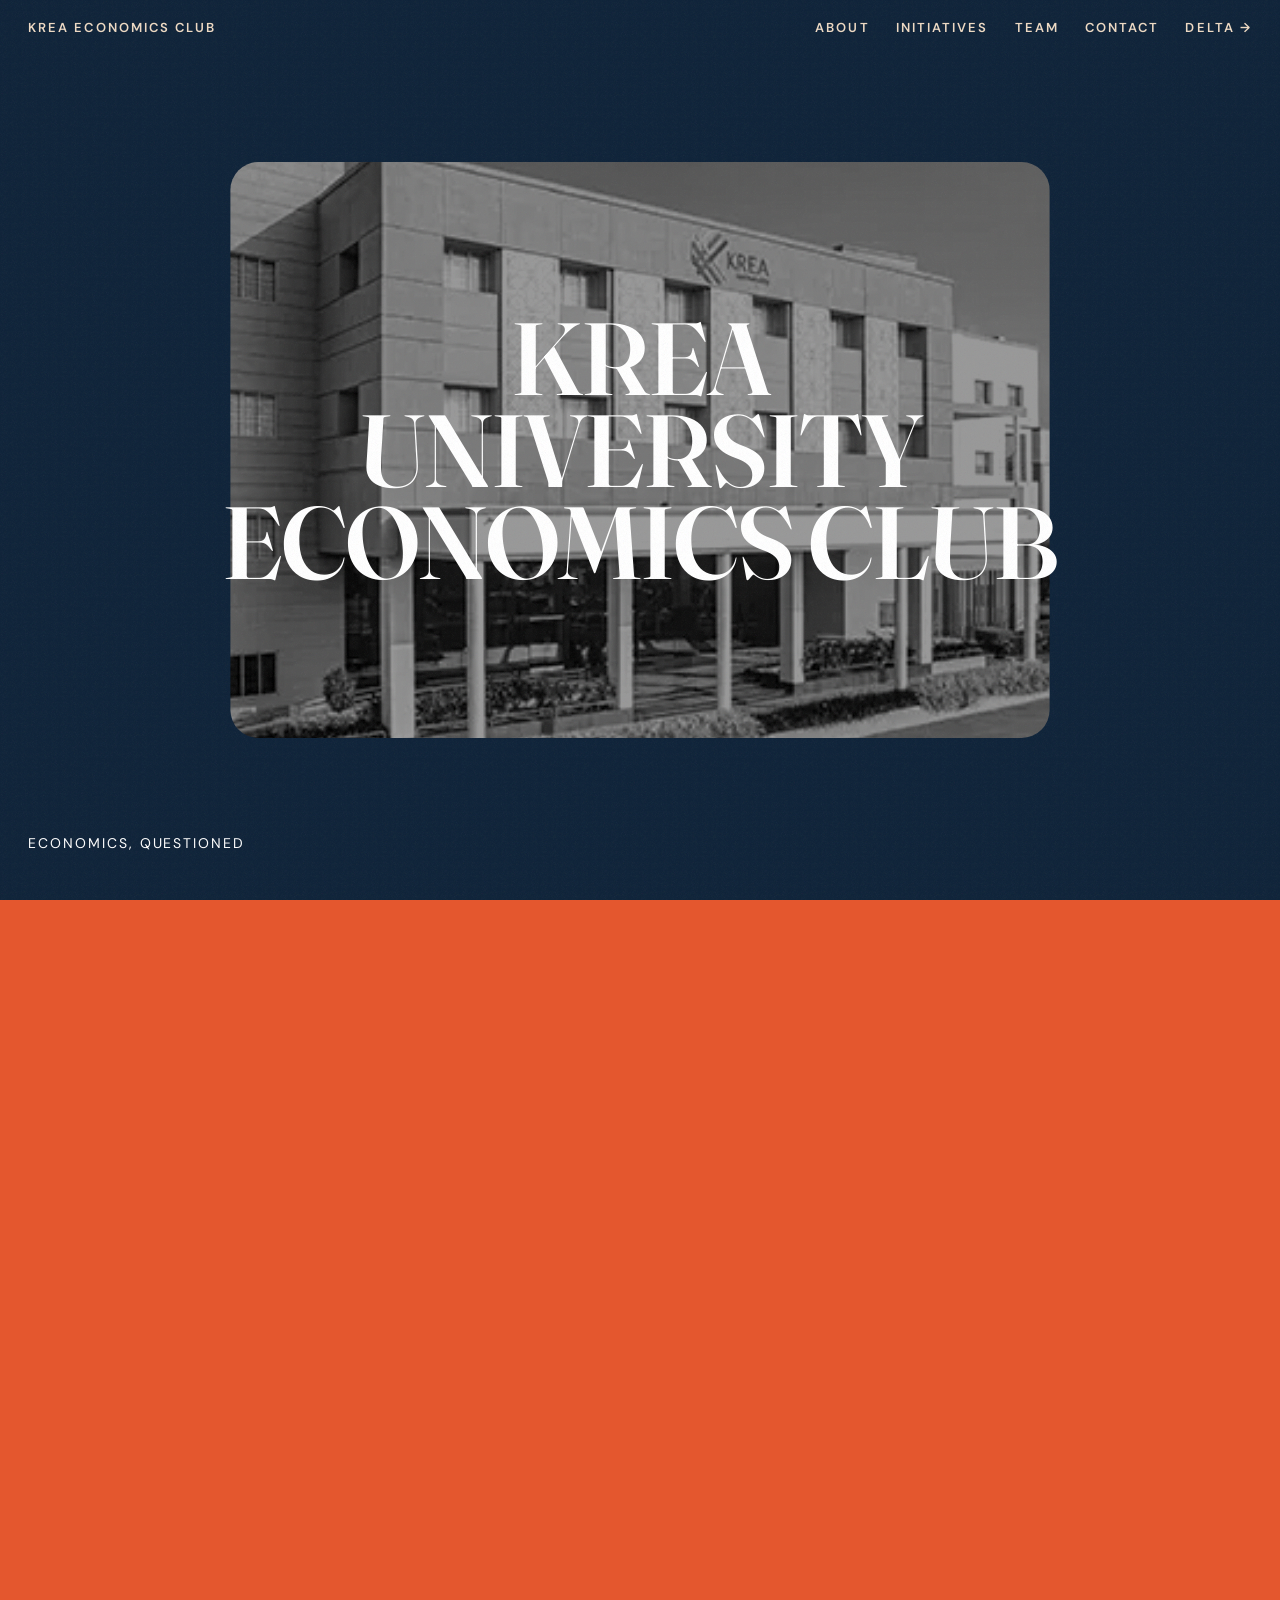
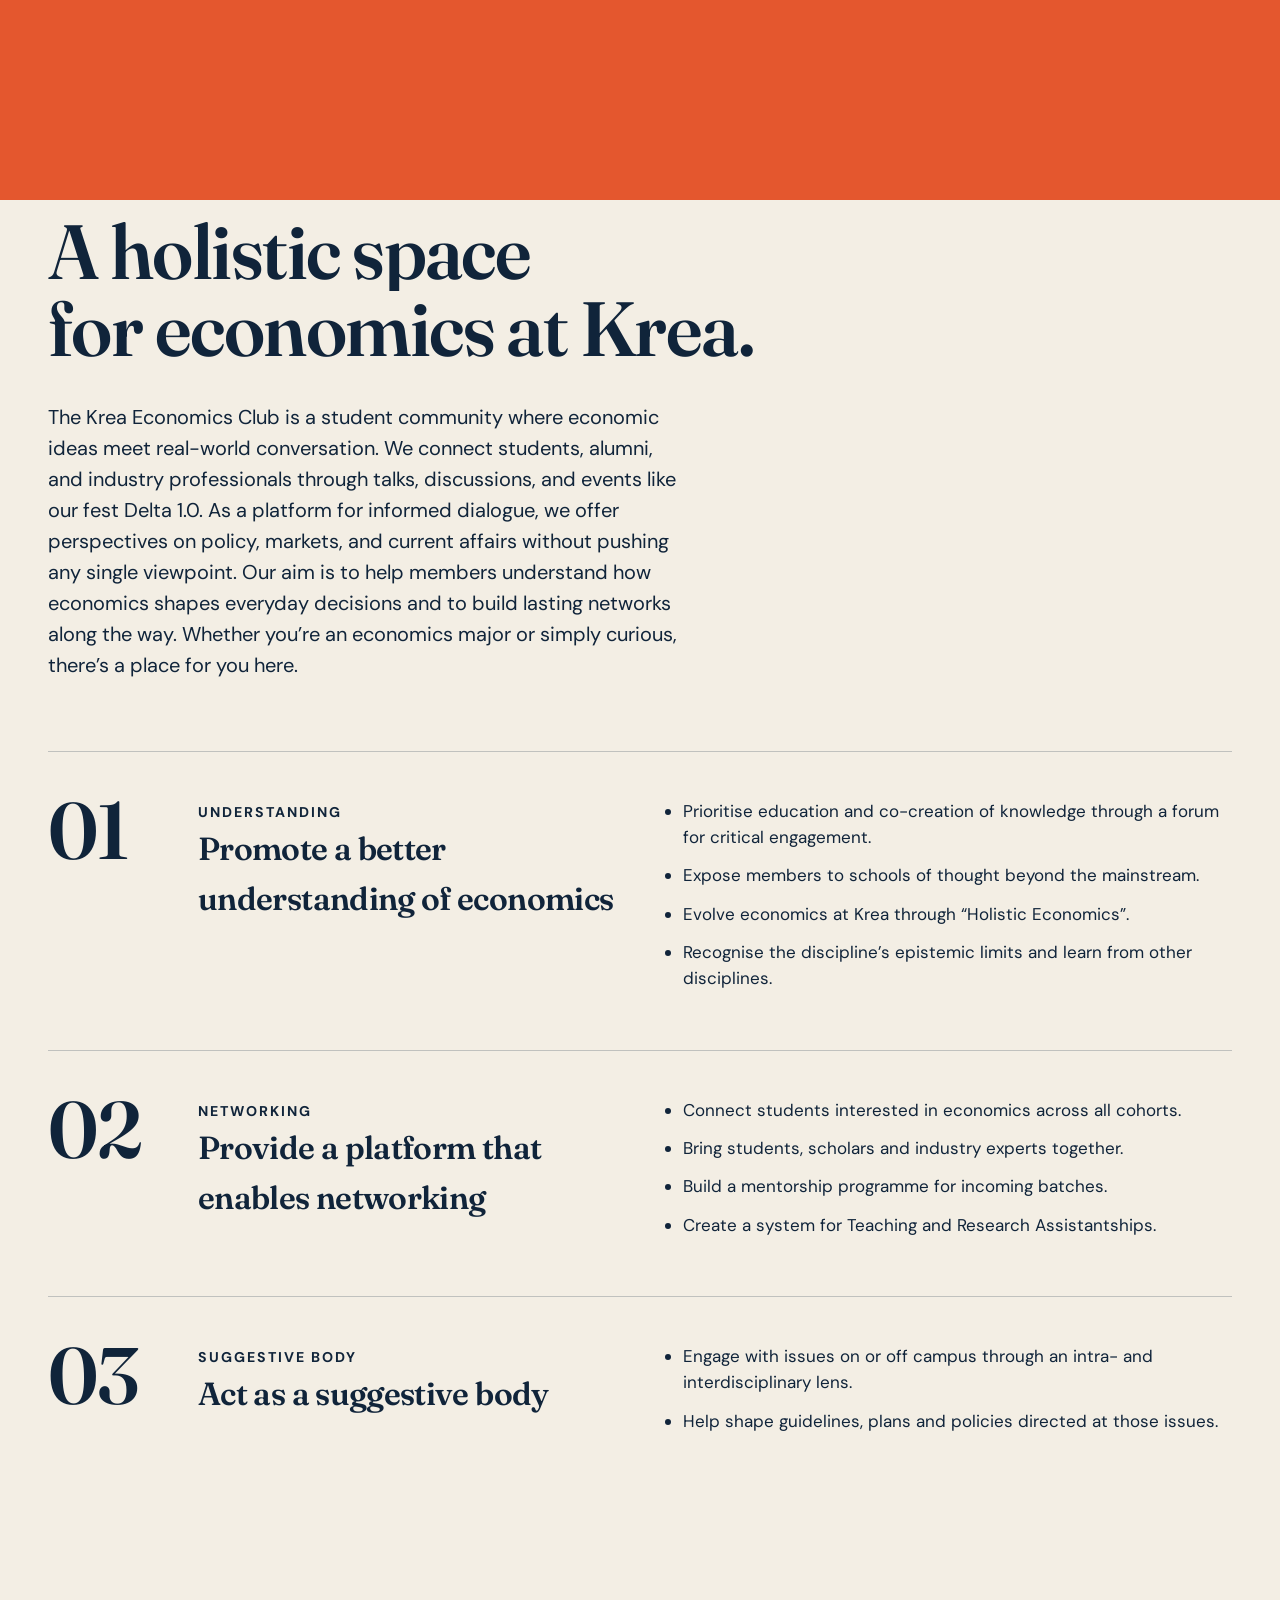
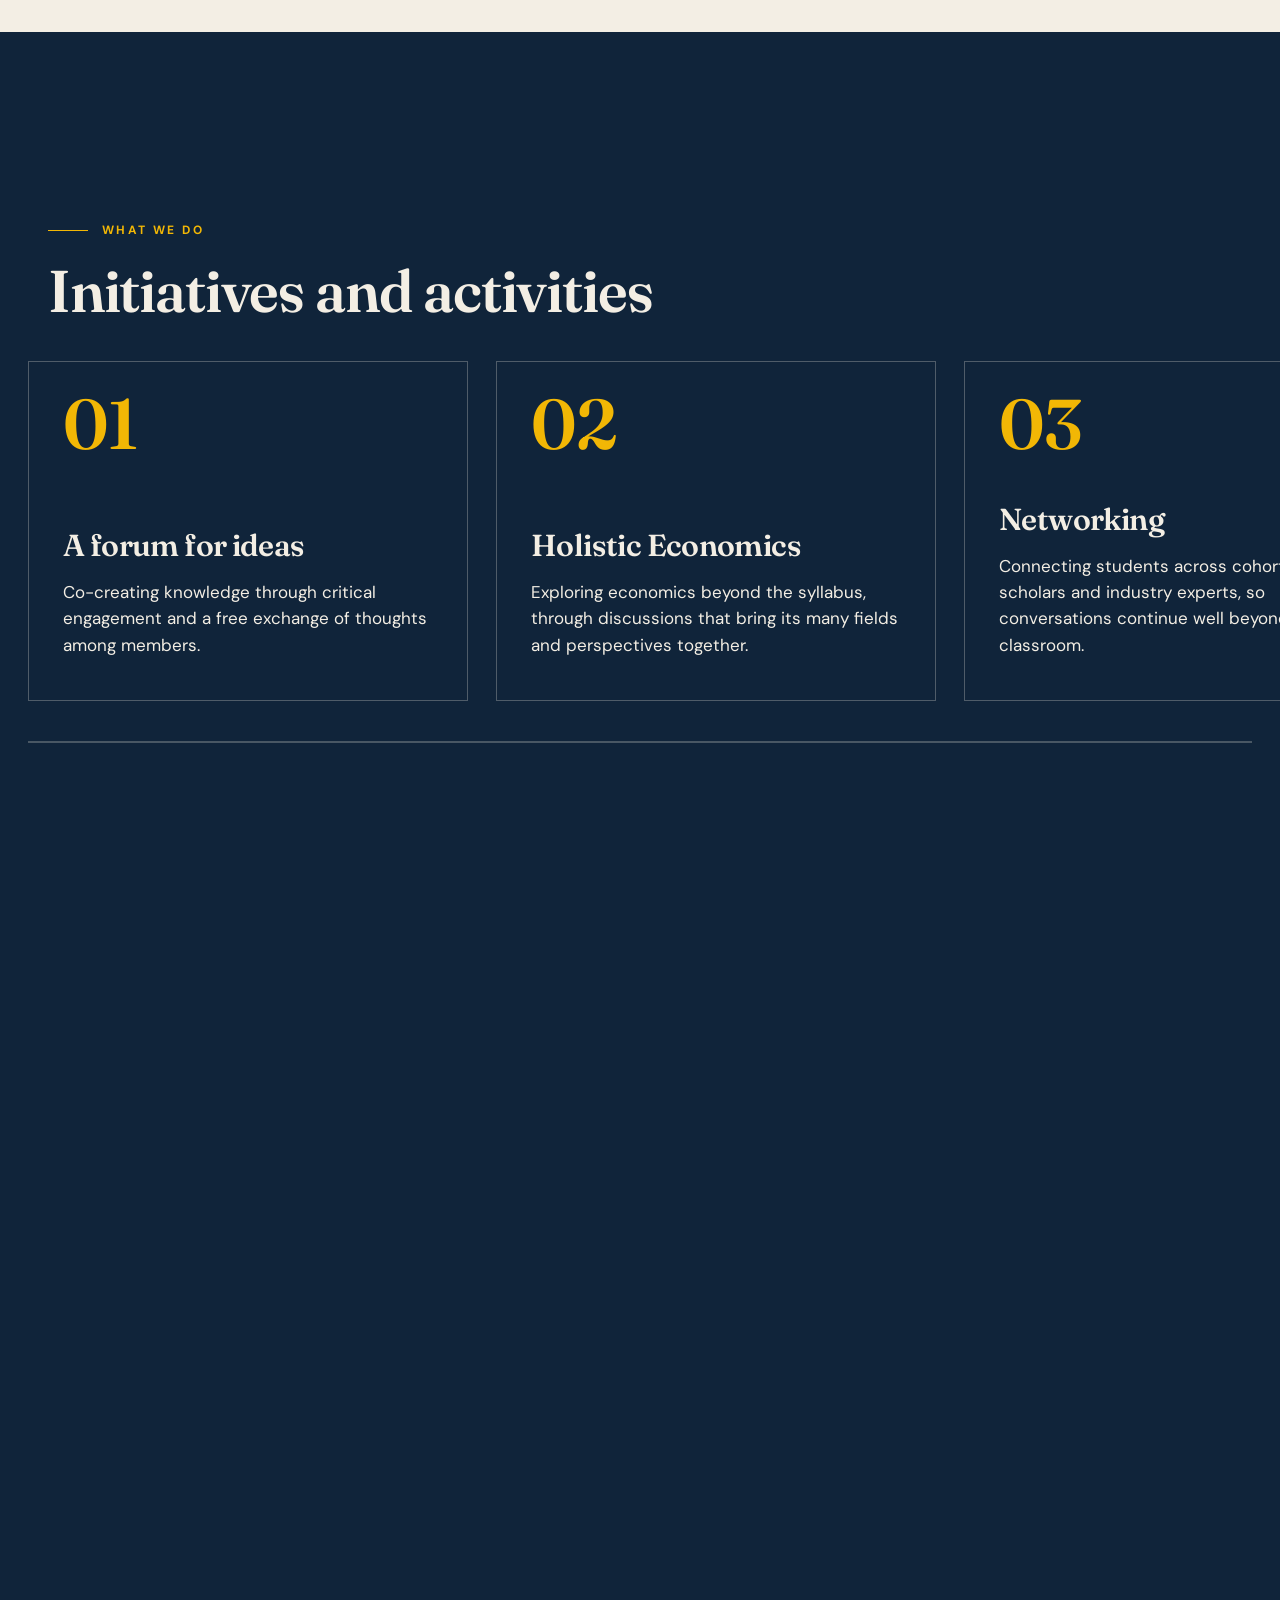
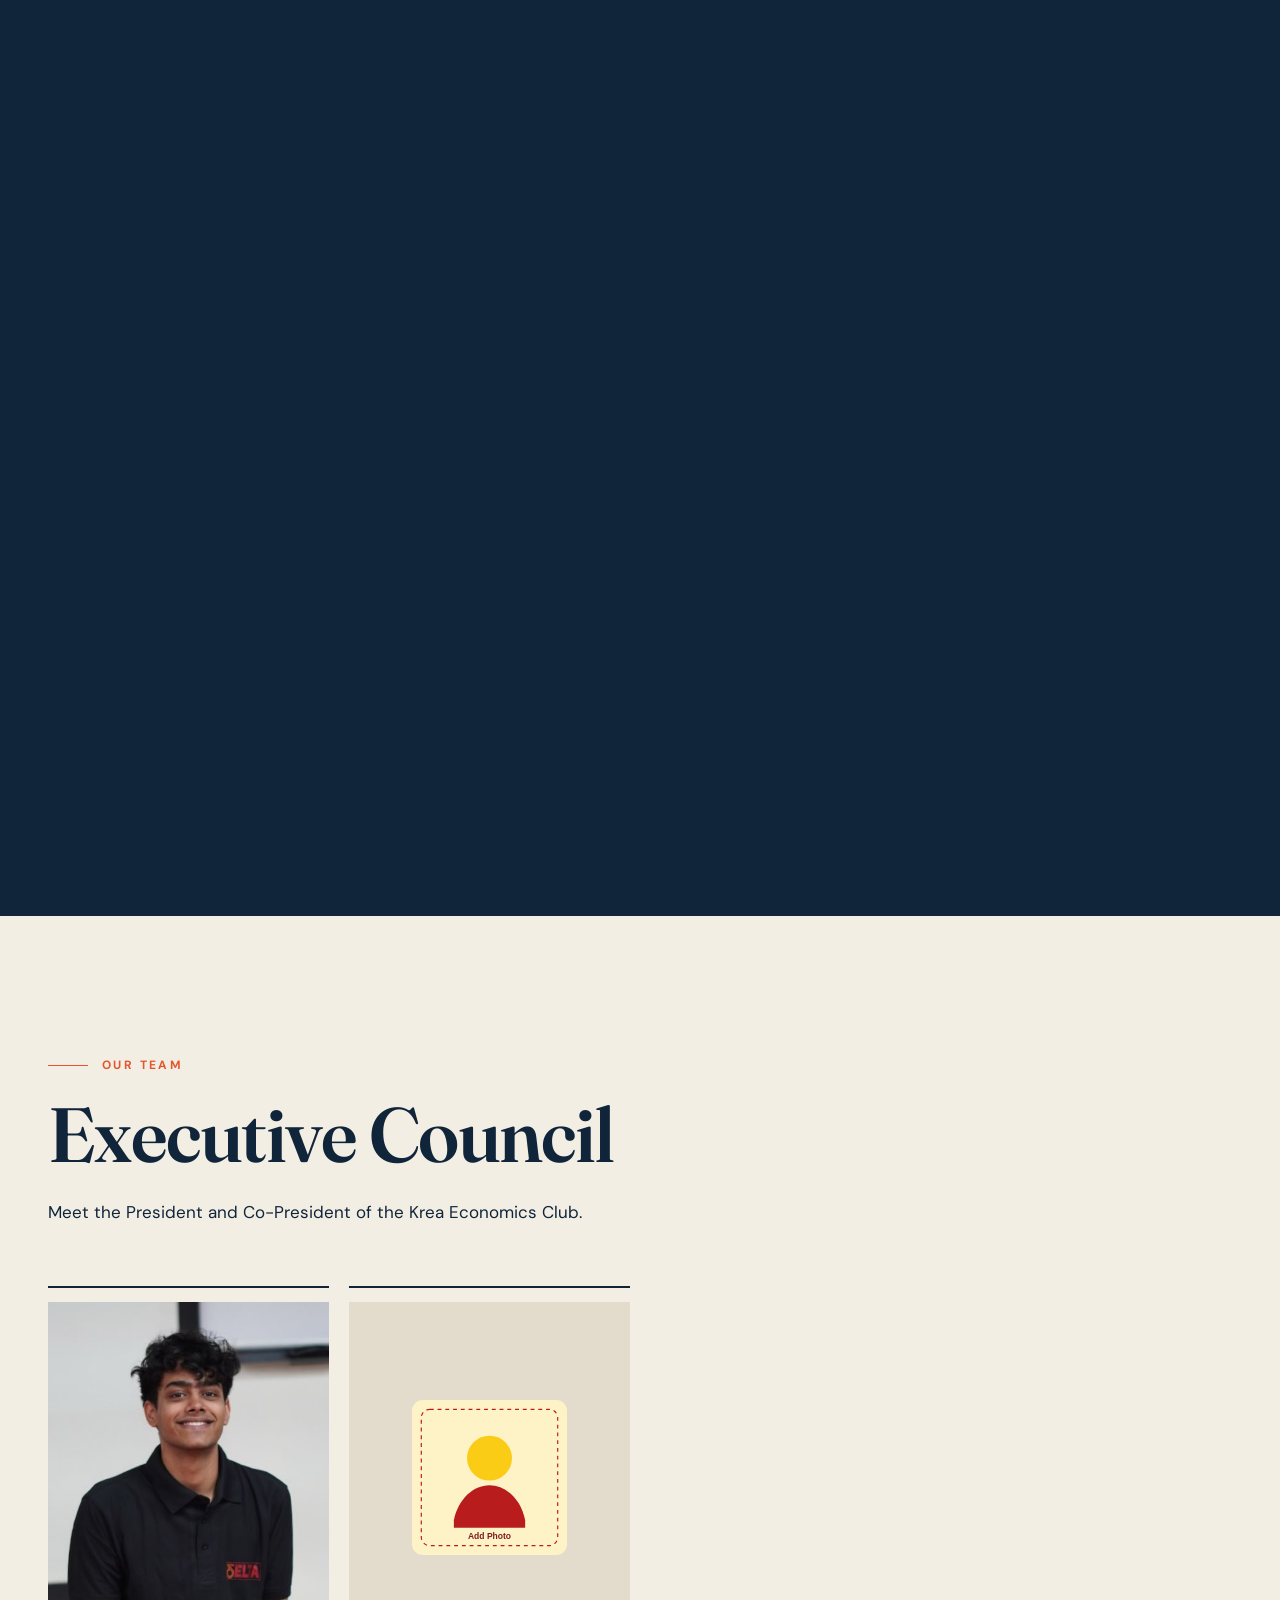
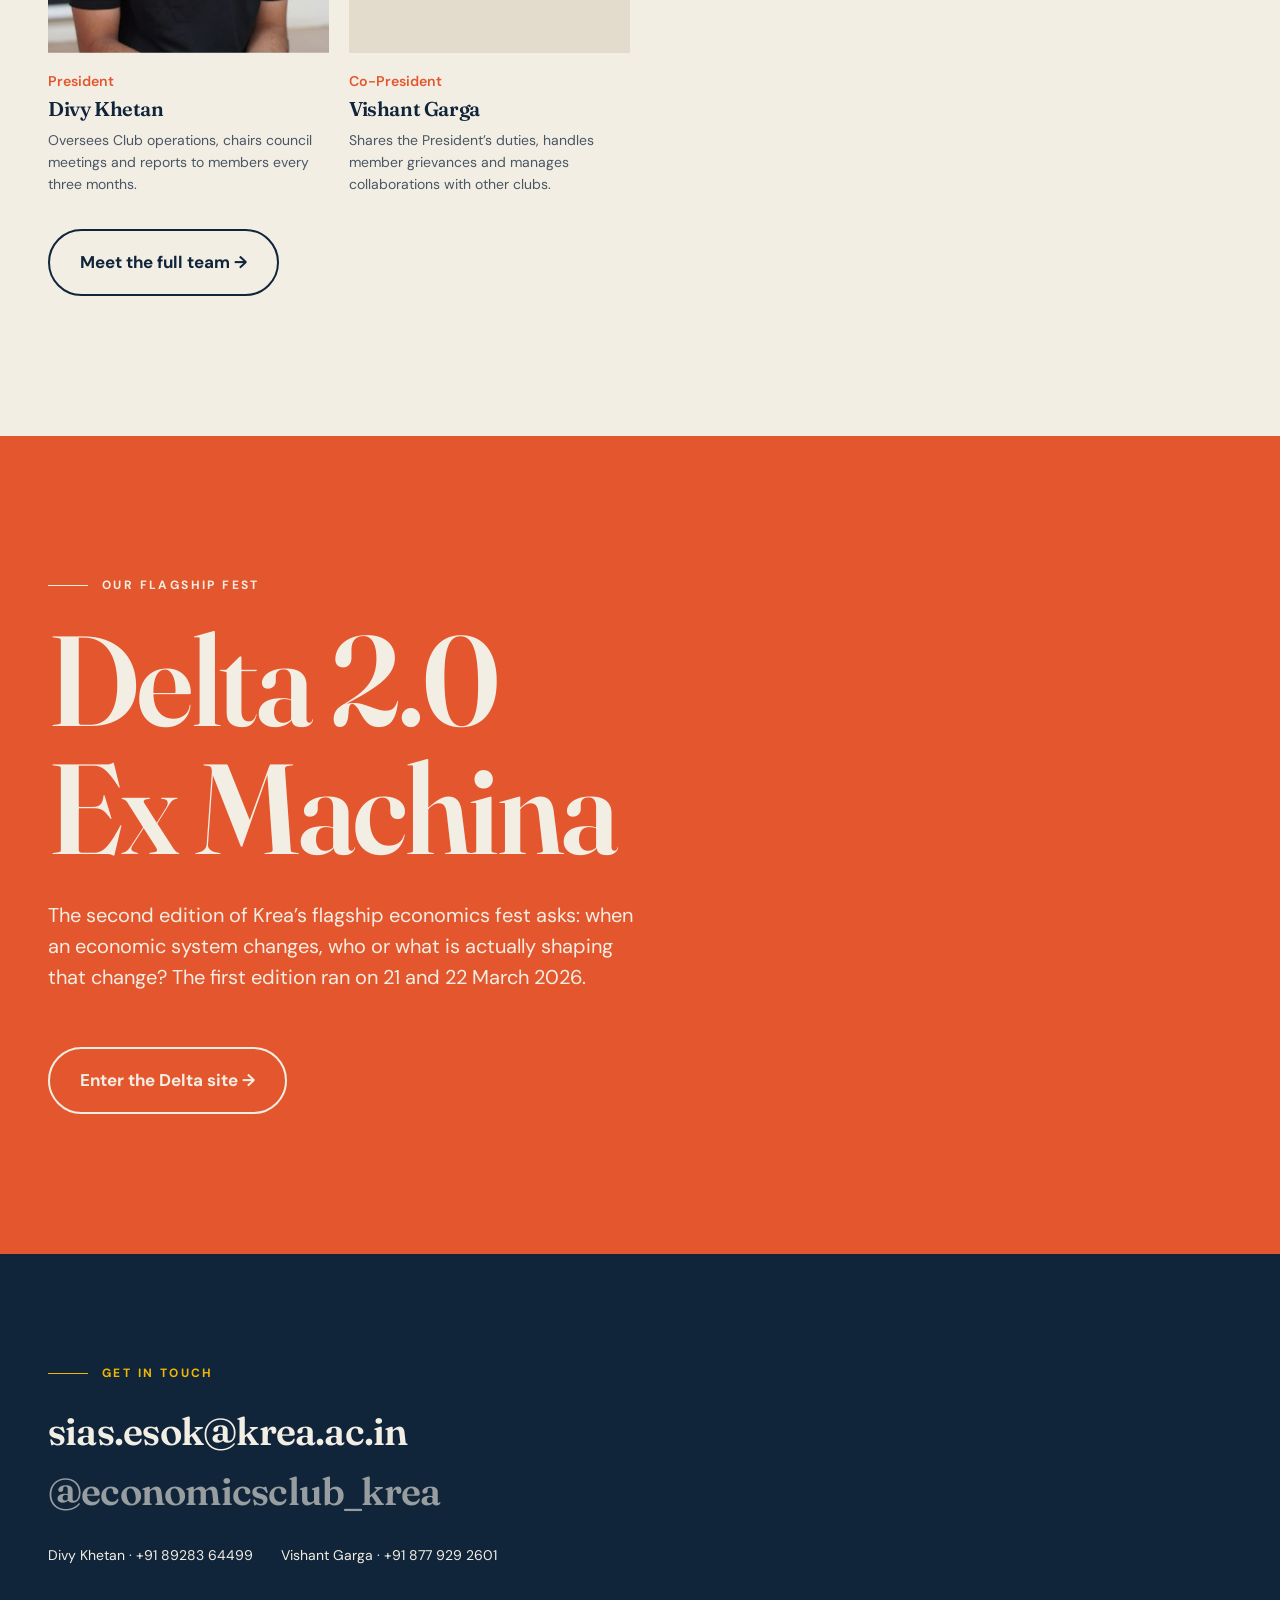
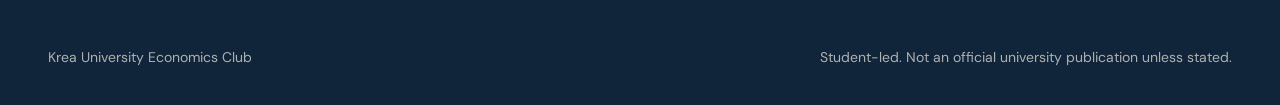
<file: index.html>
<!doctype html>
<html lang="en">
  <head>
    <meta charset="utf-8" />
    <meta name="viewport" content="width=device-width,initial-scale=1" />
    <title>Krea Economics Club | Krea University</title>
    <meta
      name="description"
      content="Krea Economics Club connects students, alumni, and professionals through talks and events on economics, policy, markets, and current affairs."
    />
    <meta name="robots" content="index, follow" />
    <meta name="theme-color" content="#10243a" />
    <link rel="canonical" href="https://krea-economics-club.vercel.app/" />
    <meta property="og:type" content="website" />
    <meta property="og:locale" content="en_IN" />
    <meta property="og:site_name" content="Krea Economics Club" />
    <meta property="og:title" content="Krea Economics Club | Krea University" />
    <meta
      property="og:description"
      content="A student community connecting people through economics, policy, markets, current affairs, talks, and events."
    />
    <meta property="og:url" content="https://krea-economics-club.vercel.app/" />
    <meta
      property="og:image"
      content="https://krea-economics-club.vercel.app/assets/images/Krea%20Pic.webp"
    />
    <meta property="og:image:alt" content="Krea University campus" />
    <meta name="twitter:card" content="summary_large_image" />
    <meta
      name="twitter:title"
      content="Krea Economics Club | Krea University"
    />
    <meta
      name="twitter:description"
      content="A student community connecting people through economics, policy, markets, current affairs, talks, and events."
    />
    <meta
      name="twitter:image"
      content="https://krea-economics-club.vercel.app/assets/images/Krea%20Pic.webp"
    />
    <link
      rel="icon"
      type="image/x-icon"
      href="./assets/images/favicon.ico"
      sizes="64x64"
    />
    <link rel="preconnect" href="https://fonts.googleapis.com" />
    <link
      href="https://fonts.googleapis.com/css2?family=Fraunces:opsz,wght@9..144,600;9..144,800&family=Bricolage+Grotesque:wght@800&family=DM+Sans:wght@400;500;700&display=swap"
      rel="stylesheet"
    />
    <link rel="stylesheet" href="./assets/css/site.css" />
    <script type="application/ld+json">
      {
        "@context": "https://schema.org",
        "@type": "Organization",
        "name": "Krea Economics Club",
        "url": "https://krea-economics-club.vercel.app/",
        "description": "A student community connecting people through economics, policy, markets, current affairs, talks, and events.",
        "logo": "https://krea-economics-club.vercel.app/assets/images/esoc-logo.jpeg",
        "sameAs": ["https://www.instagram.com/economicsclub_krea/"]
      }
    </script>
  </head>
  <body class="">
    <div class="curtain"></div>
    <header class="top">
      <a href="#top">Krea Economics Club</a>
      <nav>
        <a href="#about">About</a><a href="#work">Initiatives</a
        ><a href="team.html" data-go>Team</a><a href="#contact">Contact</a
        ><a class="keep" href="delta.html" data-go>Delta →</a>
      </nav>
    </header>
    <section class="hero" id="top">
      <div class="pin">
        <div class="img"></div>
        <h1 class="serif" data-lines>
          Krea<br />University<br />Economics Club
        </h1>
        <div class="sub"><span>Economics, questioned</span></div>
      </div>
    </section>
    <div class="mq">
      <div class="serif">
        <span>Mentor</span><span>✦</span><span>Discuss</span><span>✦</span
        ><span>Question</span><span>✦</span><span>Collaborate</span
        ><span>✦</span><span>Mentor</span><span>✦</span><span>Discuss</span
        ><span>✦</span><span>Question</span><span>✦</span
        ><span>Collaborate</span><span>✦</span><span>Mentor</span><span>✦</span
        ><span>Discuss</span><span>✦</span><span>Question</span><span>✦</span
        ><span>Collaborate</span><span>✦</span><span>Mentor</span><span>✦</span
        ><span>Discuss</span><span>✦</span><span>Question</span><span>✦</span
        ><span>Collaborate</span><span>✦</span><span>Mentor</span><span>✦</span
        ><span>Discuss</span><span>✦</span><span>Question</span><span>✦</span
        ><span>Collaborate</span><span>✦</span><span>Mentor</span><span>✦</span
        ><span>Discuss</span><span>✦</span><span>Question</span><span>✦</span
        ><span>Collaborate</span><span>✦</span>
      </div>
    </div>
    <section class="sec" id="about">
      <div class="wrap">
        <div class="kicker">About the Club</div>
        <h2 class="serif" data-lines>
          A holistic space<br />for economics at Krea.
        </h2>
        <p
          class="fade"
          style="max-width: 640px; margin: 34px 0 70px; font-size: 20px"
        >
          The Krea Economics Club is a student community where economic ideas
          meet real-world conversation. We connect students, alumni, and
          industry professionals through talks, discussions, and events like our
          fest Delta 1.0. As a platform for informed dialogue, we offer
          perspectives on policy, markets, and current affairs without pushing
          any single viewpoint. Our aim is to help members understand how
          economics shapes everyday decisions and to build lasting networks
          along the way. Whether you’re an economics major or simply curious,
          there’s a place for you here.
        </p>
        <div class="pill-row fade">
          <div class="n serif">01</div>
          <div>
            <small
              style="
                color: var(--accent);
                font-weight: 700;
                letter-spacing: 0.14em;
                text-transform: uppercase;
              "
              >Understanding</small
            >
            <h3 class="serif">Promote a better understanding of economics</h3>
          </div>
          <ul>
            <li>
              Prioritise education and co-creation of knowledge through a forum
              for critical engagement.
            </li>
            <li>Expose members to schools of thought beyond the mainstream.</li>
            <li>Evolve economics at Krea through “Holistic Economics”.</li>
            <li>
              Recognise the discipline’s epistemic limits and learn from other
              disciplines.
            </li>
          </ul>
        </div>
        <div class="pill-row fade">
          <div class="n serif">02</div>
          <div>
            <small
              style="
                color: var(--accent);
                font-weight: 700;
                letter-spacing: 0.14em;
                text-transform: uppercase;
              "
              >Networking</small
            >
            <h3 class="serif">Provide a platform that enables networking</h3>
          </div>
          <ul>
            <li>
              Connect students interested in economics across all cohorts.
            </li>
            <li>Bring students, scholars and industry experts together.</li>
            <li>Build a mentorship programme for incoming batches.</li>
            <li>Create a system for Teaching and Research Assistantships.</li>
          </ul>
        </div>
        <div class="pill-row fade">
          <div class="n serif">03</div>
          <div>
            <small
              style="
                color: var(--accent);
                font-weight: 700;
                letter-spacing: 0.14em;
                text-transform: uppercase;
              "
              >Suggestive body</small
            >
            <h3 class="serif">Act as a suggestive body</h3>
          </div>
          <ul>
            <li>
              Engage with issues on or off campus through an intra- and
              interdisciplinary lens.
            </li>
            <li>
              Help shape guidelines, plans and policies directed at those
              issues.
            </li>
          </ul>
        </div>
      </div>
    </section>
    <section class="hs" id="work">
      <div class="pin">
        <div class="wrap" style="width: 100%">
          <div class="kicker" style="color: var(--gold)">What we do</div>
          <h2
            class="serif"
            data-lines
            style="font-size: clamp(2rem, 4.6vw, 4rem)"
          >
            Initiatives and activities
          </h2>
        </div>
        <div class="track">
          <article class="card">
            <div class="n serif">01</div>
            <div>
              <h3 class="serif">A forum for ideas</h3>
              <p>
                Co-creating knowledge through critical engagement and a free
                exchange of thoughts among members.
              </p>
            </div>
          </article>
          <article class="card">
            <div class="n serif">02</div>
            <div>
              <h3 class="serif">Holistic Economics</h3>
              <p>
                Exploring economics beyond the syllabus, through discussions
                that bring its many fields and perspectives together.
              </p>
            </div>
          </article>
          <article class="card">
            <div class="n serif">03</div>
            <div>
              <h3 class="serif">Networking</h3>
              <p>
                Connecting students across cohorts with scholars and industry
                experts, so conversations continue well beyond the classroom.
              </p>
            </div>
          </article>
          <article class="card">
            <div class="n serif">04</div>
            <div>
              <h3 class="serif">Mentorship</h3>
              <p>
                Helping incoming batches find their footing in the rigour of
                economics at Krea, with guidance from those who have been
                through it.
              </p>
            </div>
          </article>
          <article class="card">
            <div class="n serif">05</div>
            <div>
              <h3 class="serif">Student opportunities</h3>
              <p>
                A system for opportunities such as Teaching and Research
                Assistantships.
              </p>
            </div>
          </article>
          <article class="card">
            <div class="n serif">06</div>
            <div>
              <h3 class="serif">A suggestive body</h3>
              <p>
                Engaging with campus and outside issues, and helping shape plans
                and policies.
              </p>
            </div>
          </article>
        </div>
        <div class="bar"><i></i></div>
      </div>
    </section>
    <section class="sec" id="team">
      <div class="wrap">
        <div class="kicker">Our team</div>
        <h2 class="serif" data-lines>Executive Council</h2>
        <p class="fade" style="max-width: 560px; margin-top: 26px">
          Meet the President and Co-President of the Krea Economics Club.
        </p>
        <div class="team">
          <div class="tm fade" data-council-index="0">
            <div class="ph">
              <img src="./assets/images/divy-kethan.jpg" alt="Divy Khetan" />
            </div>
            <small>President</small>
            <h4 class="serif">Divy Khetan</h4>
            <p>Oversees Club operations.</p>
          </div>
          <div class="tm fade" data-council-index="1">
            <div class="ph"></div>
            <small>Co-President</small>
            <h4 class="serif">Vishant Garga</h4>
            <p>Shares the President’s duties.</p>
          </div>
        </div>
        <a class="btn fade" href="team.html" data-go>Meet the full team →</a>
      </div>
    </section>
    <section class="sec cta">
      <div class="wrap">
        <div class="kicker" style="color: var(--paper)">Our flagship fest</div>
        <h2 class="serif" data-lines>Delta 2.0<br />Ex Machina</h2>
        <p
          class="fade"
          style="max-width: 600px; font-size: 20px; margin-top: 28px"
        >
          The second edition of Krea’s flagship economics fest asks: when an
          economic system changes, who or what is actually shaping that change?
          The first edition ran on 21 and 22 March 2026.
        </p>
        <a class="btn" href="delta.html" data-go>Enter the Delta site →</a>
      </div>
    </section>
    <footer id="contact">
      <div class="wrap">
        <div class="kicker" style="color: var(--gold)">Get in touch</div>
        <a
          class="big serif"
          href="mailto:sias.esok@krea.ac.in"
          style="margin-top: 20px"
          >sias.esok@krea.ac.in</a
        ><a
          class="big serif"
          href="https://www.instagram.com/economicsclub_krea"
          target="_blank"
          rel="noopener"
          style="opacity: 0.6"
          >@economicsclub_krea</a
        >
        <div class="contact-phones">
          <a href="tel:+918928364499">Divy Khetan · +91 89283 64499</a>
          <a href="tel:+918779292601">Vishant Garga · +91 877 929 2601</a>
        </div>
        <div class="cols">
          <span>Krea University Economics Club</span
          ><span
            >Student-led. Not an official university publication unless
            stated.</span
          >
        </div>
      </div>
    </footer>
    <script src="./assets/js/site.js"></script>
  </body>
</html>
</file>
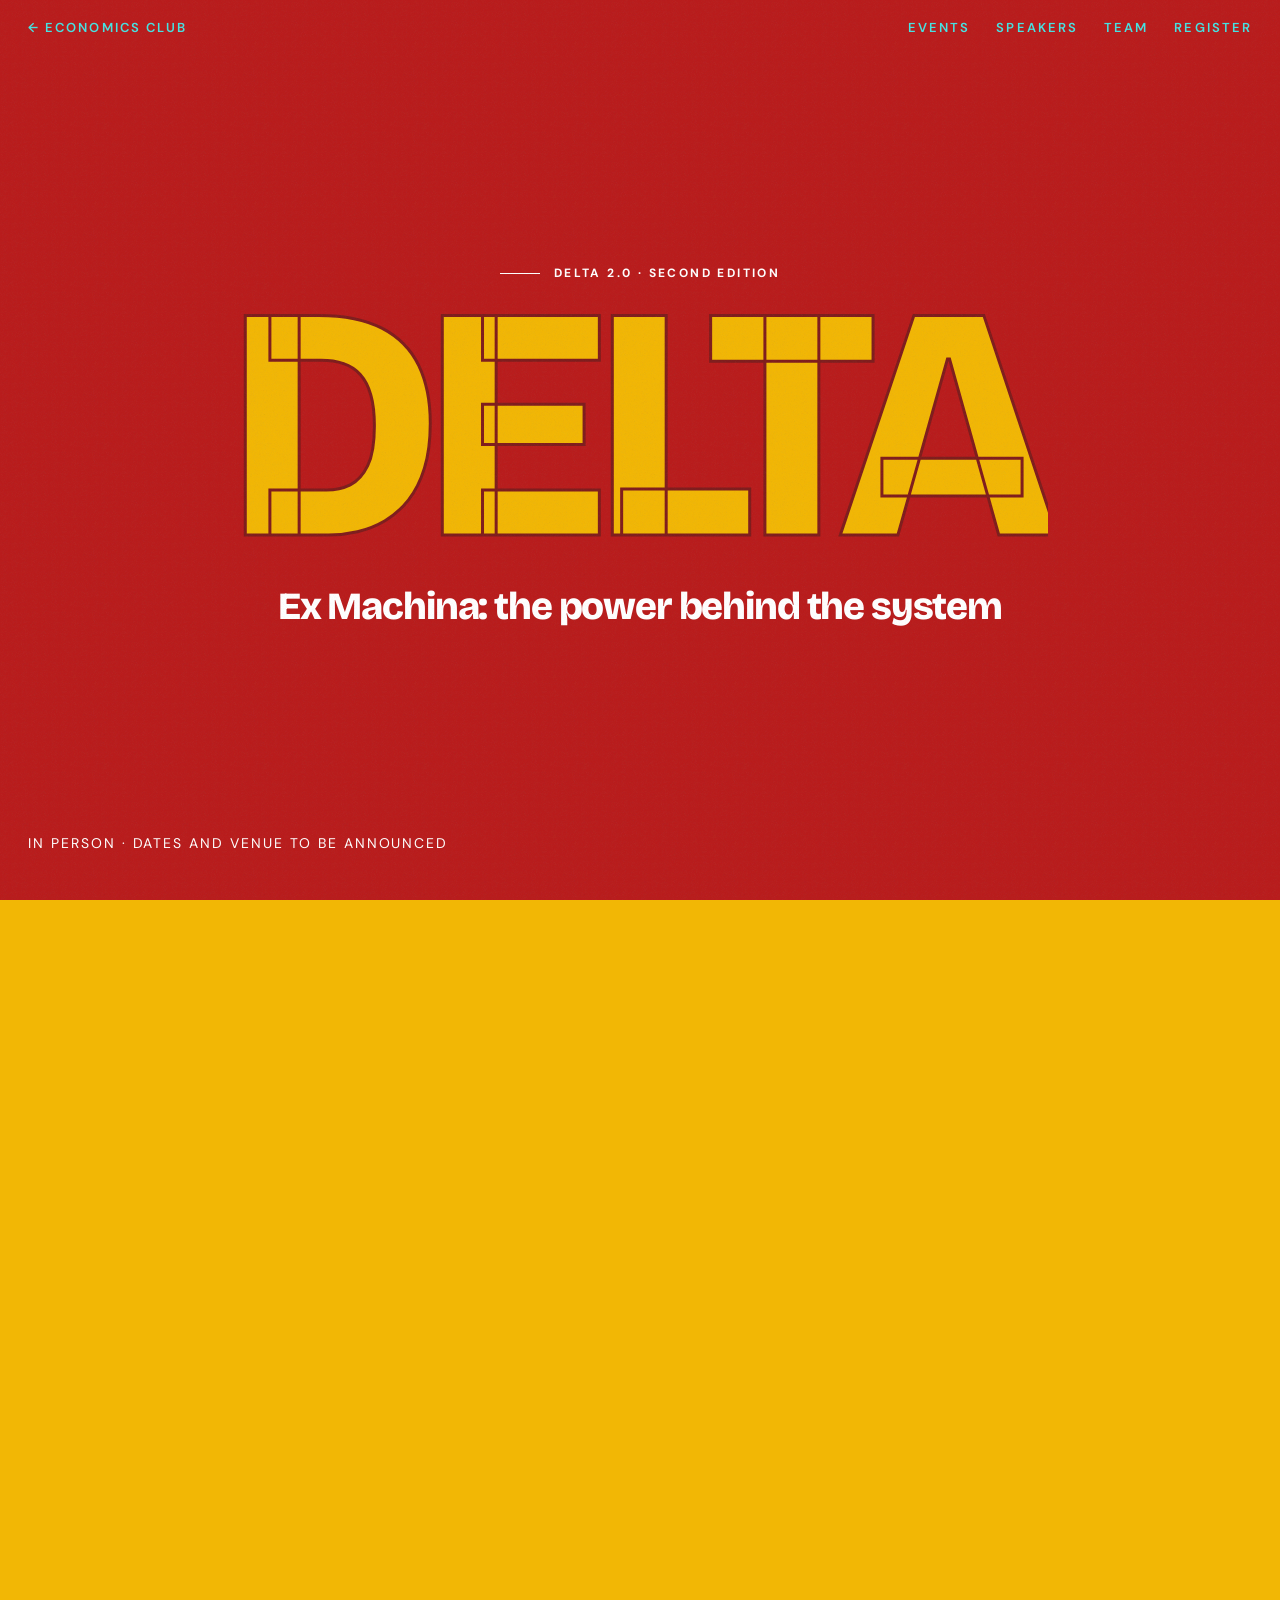
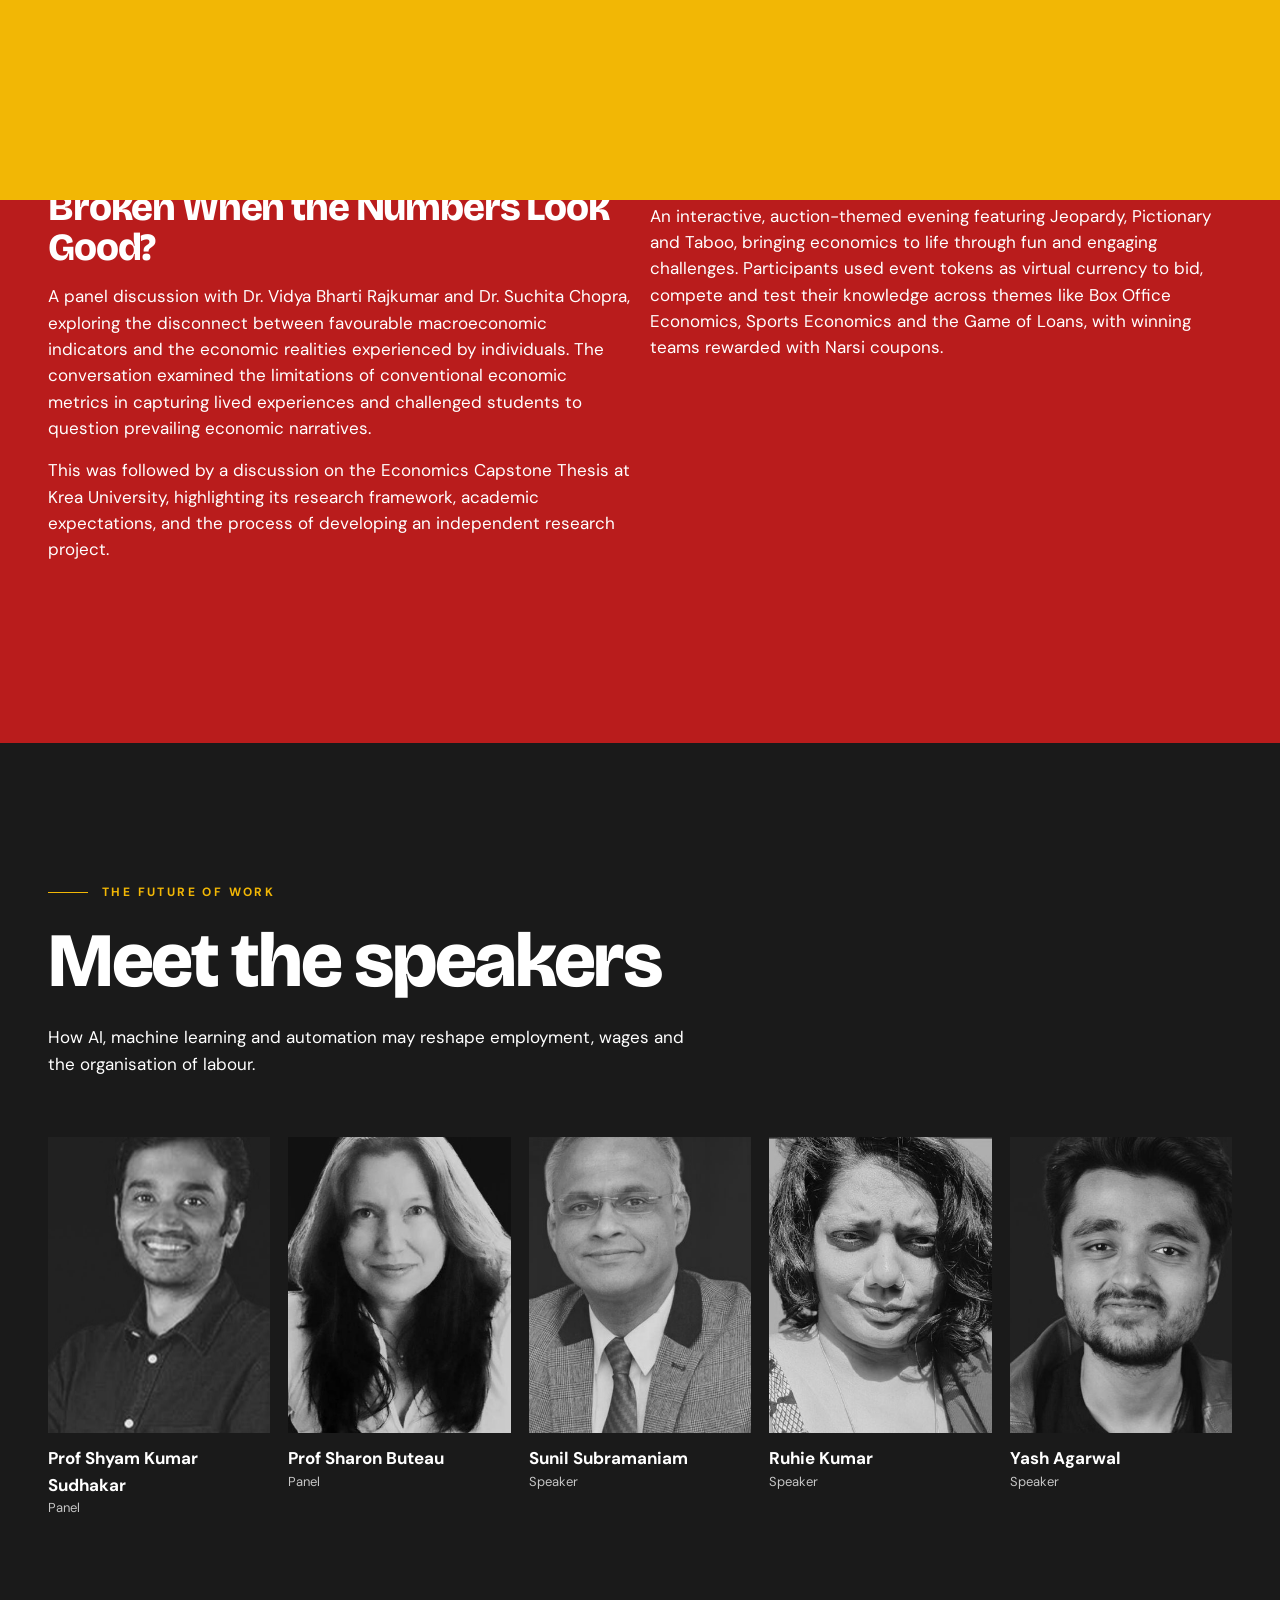
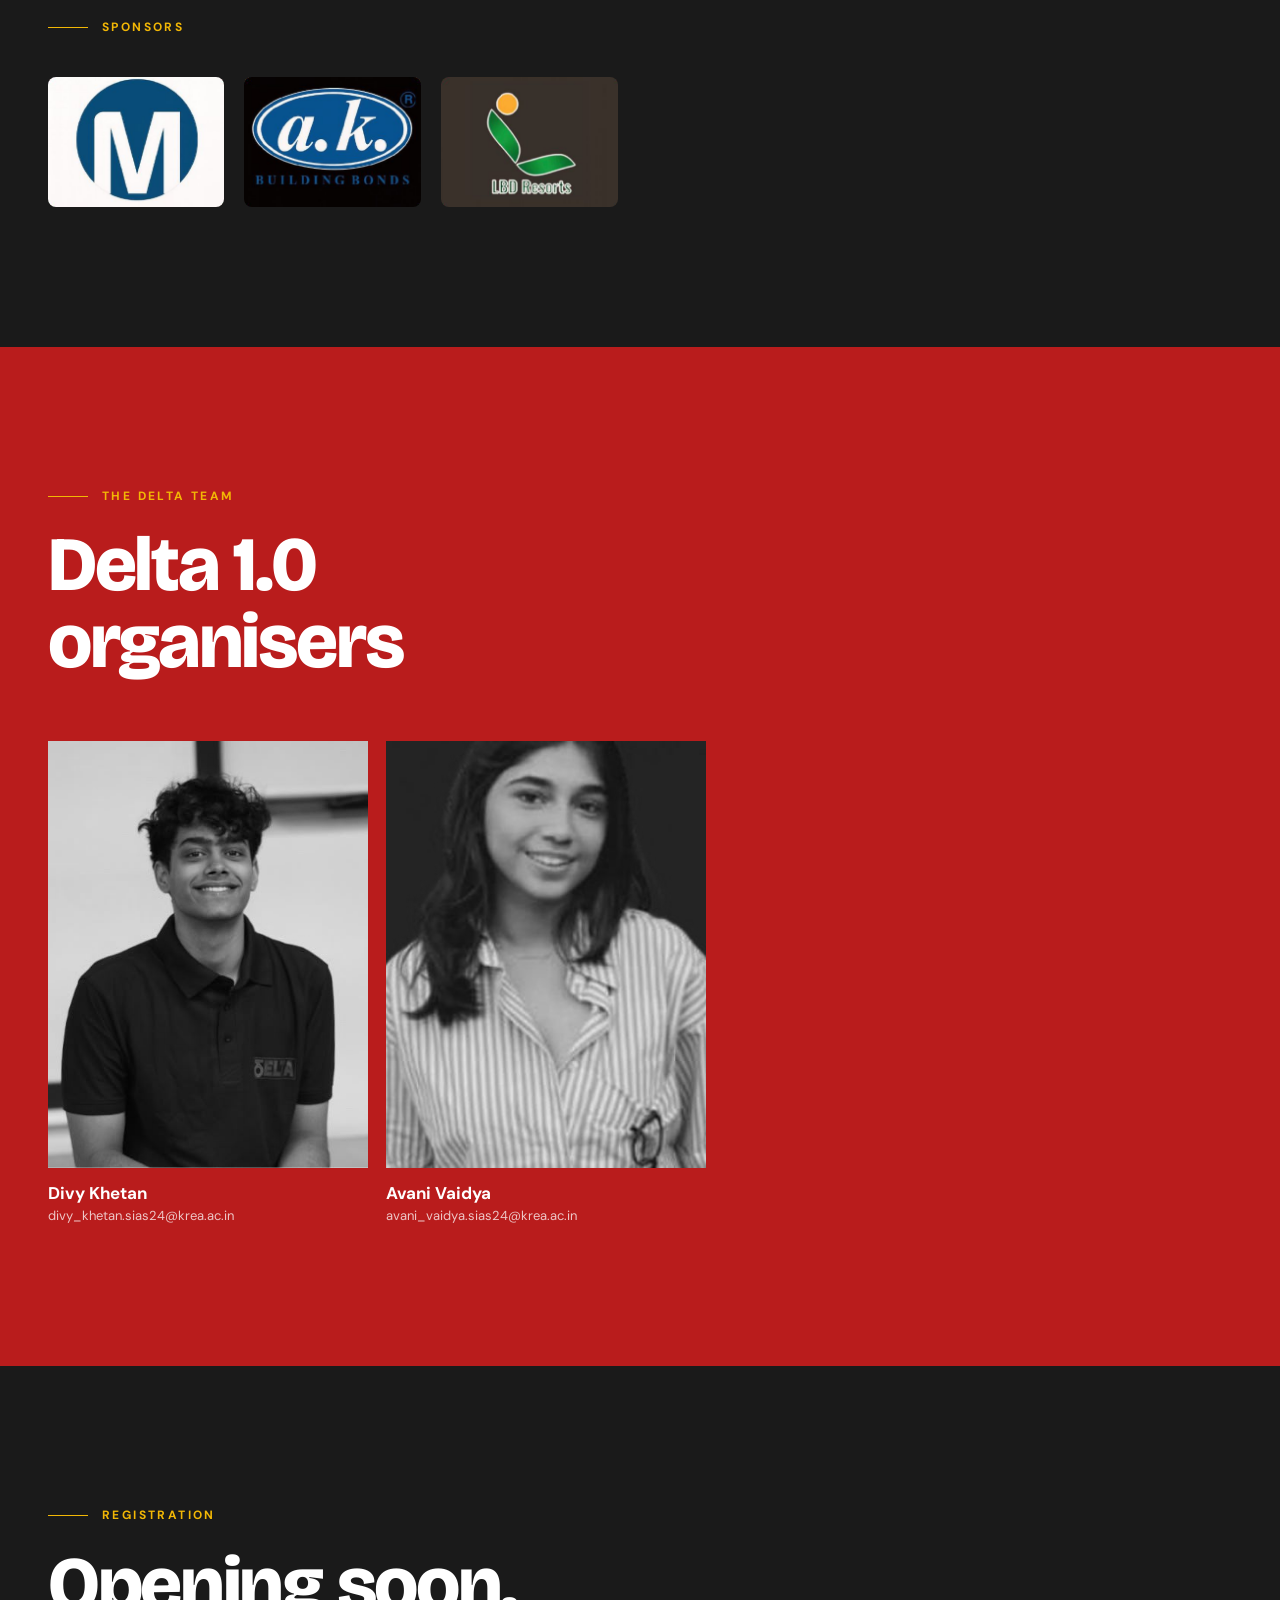
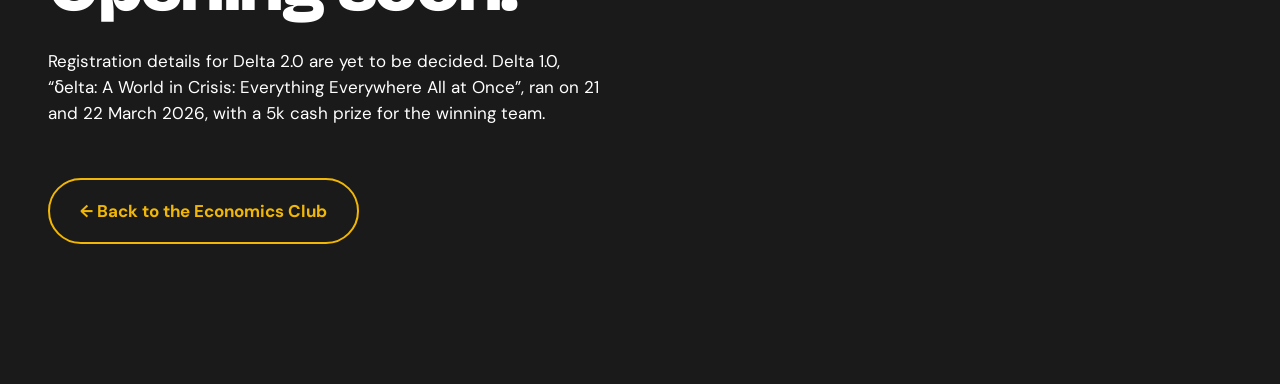
<file: delta.html>
<!doctype html>
<html lang="en">
  <head>
    <meta charset="utf-8" />
    <meta name="viewport" content="width=device-width,initial-scale=1" />
    <title>Delta 2.0 Economics Festival | Krea Economics Club</title>
    <meta
      name="description"
      content="Discover Delta 2.0, Krea Economics Club’s offline economics festival themed “Ex Machina: the power behind the system,” with speaker profiles and event updates."
    />
    <meta name="robots" content="index, follow" />
    <link
      rel="canonical"
      href="https://krea-economics-club.vercel.app/delta.html"
    />
    <meta property="og:type" content="website" />
    <meta property="og:locale" content="en_IN" />
    <meta property="og:site_name" content="Krea Economics Club" />
    <meta
      property="og:title"
      content="Delta 2.0 Economics Festival | Krea Economics Club"
    />
    <meta
      property="og:description"
      content="Delta 2.0 explores “Ex Machina: the power behind the system.” Find event updates and speaker profiles."
    />
    <meta
      property="og:url"
      content="https://krea-economics-club.vercel.app/delta.html"
    />
    <meta
      property="og:image"
      content="https://krea-economics-club.vercel.app/assets/images/delta-logo.png"
    />
    <meta property="og:image:alt" content="Delta festival logo" />
    <meta name="twitter:card" content="summary_large_image" />
    <meta
      name="twitter:title"
      content="Delta 2.0 Economics Festival | Krea Economics Club"
    />
    <meta
      name="twitter:description"
      content="Delta 2.0 explores “Ex Machina: the power behind the system.” Find event updates and speaker profiles."
    />
    <meta
      name="twitter:image"
      content="https://krea-economics-club.vercel.app/assets/images/delta-logo.png"
    />
    <link
      rel="icon"
      type="image/x-icon"
      href="./assets/images/favicon.ico"
      sizes="64x64"
    />
    <link rel="preconnect" href="https://fonts.googleapis.com" />
    <link
      href="https://fonts.googleapis.com/css2?family=Fraunces:opsz,wght@9..144,600;9..144,800&family=Bricolage+Grotesque:wght@800&family=DM+Sans:wght@400;500;700&display=swap"
      rel="stylesheet"
    />
    <link rel="stylesheet" href="./assets/css/site.css" />
  </head>
  <body class="dl">
    <div class="curtain"></div>
    <header class="top">
      <a href="index.html" data-go>← Economics Club</a>
      <nav>
        <a href="#events">Events</a><a href="#people">Speakers</a
        ><a href="#team">Team</a><a class="keep" href="#reg">Register</a>
      </nav>
    </header>
    <section class="hero" id="top" style="height: 140vh">
      <div class="pin">
        <div class="img"></div>
        <div style="position: relative; text-align: center">
          <div
            class="kicker"
            style="justify-content: center; color: #fff; margin-bottom: 10px"
          >
            Delta 2.0 · Second edition
          </div>
          <h1 class="serif" data-lines>DELTA</h1>
          <p
            class="serif"
            style="font-size: clamp(1.3rem, 3vw, 2.4rem); margin: 18px 0 0"
          >
            Ex Machina: the power behind the system
          </p>
        </div>
        <div class="sub">
          <span>In person · Dates and venue to be announced</span>
        </div>
      </div>
    </section>
    <div class="mq">
      <div class="serif">
        <span>Governments</span><span>Δ</span><span>Firms</span><span>Δ</span
        ><span>Platforms</span><span>Δ</span><span>Who holds the power?</span
        ><span>Δ</span><span>Governments</span><span>Δ</span><span>Firms</span
        ><span>Δ</span><span>Platforms</span><span>Δ</span
        ><span>Who holds the power?</span><span>Δ</span><span>Governments</span
        ><span>Δ</span><span>Firms</span><span>Δ</span><span>Platforms</span
        ><span>Δ</span><span>Who holds the power?</span><span>Δ</span
        ><span>Governments</span><span>Δ</span><span>Firms</span><span>Δ</span
        ><span>Platforms</span><span>Δ</span><span>Who holds the power?</span
        ><span>Δ</span><span>Governments</span><span>Δ</span><span>Firms</span
        ><span>Δ</span><span>Platforms</span><span>Δ</span
        ><span>Who holds the power?</span><span>Δ</span>
      </div>
    </div>
    <section class="sec" id="events">
      <div class="wrap">
        <div class="kicker">Club events</div>
        <h2 class="serif" data-lines>Events at Krea</h2>
        <div class="event-grid">
          <article class="event-card fade">
            <div class="kicker">Panel discussion</div>
            <h3 class="serif">
              Why Does the Economy Feel Broken When the Numbers Look Good?
            </h3>
            <p>
              A panel discussion with Dr. Vidya Bharti Rajkumar and Dr. Suchita
              Chopra, exploring the disconnect between favourable macroeconomic
              indicators and the economic realities experienced by individuals.
              The conversation examined the limitations of conventional economic
              metrics in capturing lived experiences and challenged students to
              question prevailing economic narratives.
            </p>
            <p>
              This was followed by a discussion on the Economics Capstone Thesis
              at Krea University, highlighting its research framework, academic
              expectations, and the process of developing an independent
              research project.
            </p>
          </article>
          <article class="event-card fade">
            <div class="kicker">Interactive evening</div>
            <h3 class="serif">Economics Club Mixer</h3>
            <p>
              An interactive, auction-themed evening featuring Jeopardy,
              Pictionary and Taboo, bringing economics to life through fun and
              engaging challenges. Participants used event tokens as virtual
              currency to bid, compete and test their knowledge across themes
              like Box Office Economics, Sports Economics and the Game of Loans,
              with winning teams rewarded with Narsi coupons.
            </p>
          </article>
        </div>
      </div>
    </section>
    <section class="sec ink" id="people">
      <div class="wrap">
        <div class="kicker">The Future of Work</div>
        <h2 class="serif" data-lines>Meet the speakers</h2>
        <p class="fade" style="max-width: 660px; margin-top: 24px">
          How AI, machine learning and automation may reshape employment, wages
          and the organisation of labour.
        </p>
        <div class="sp">
          <figure class="fade speaker-card">
            <div class="im">
              <button
                class="speaker-toggle"
                type="button"
                aria-expanded="false"
                aria-label="Show details for Prof Shyam Kumar Sudhakar"
              >
                <span class="speaker-flipper">
                  <span class="speaker-face speaker-front">
                    <img
                      src="./assets/images/prof-shyam-kumar-sudhakar.jpg"
                      alt="Prof Shyam Kumar Sudhakar"
                      loading="lazy"
                    />
                  </span>
                  <span class="speaker-face speaker-back">
                    A panelist on The Future of Work, discussing how AI, machine
                    learning, and automation may reshape jobs, wages, and the
                    organisation of labour.
                  </span>
                </span>
              </button>
              <a
                class="speaker-link"
                href="https://www.linkedin.com/in/shyam-kumar-sudhakar-6b953118a"
                target="_blank"
                rel="noopener"
                ><span class="linkedin-mark" aria-hidden="true">in</span>
                LinkedIn</a
              >
            </div>
            <b>Prof Shyam Kumar Sudhakar</b><small>Panel</small>
          </figure>
          <figure class="fade speaker-card">
            <div class="im">
              <button
                class="speaker-toggle"
                type="button"
                aria-expanded="false"
                aria-label="Show details for Prof Sharon Buteau"
              >
                <span class="speaker-flipper">
                  <span class="speaker-face speaker-front">
                    <img
                      src="./assets/images/Prof%20Sharon%20Buteau.jpg"
                      alt="Prof Sharon Buteau"
                      loading="lazy"
                    />
                  </span>
                  <span class="speaker-face speaker-back">
                    A panelist on The Future of Work, discussing how AI, machine
                    learning, and automation may reshape jobs, wages, and the
                    organisation of labour.
                  </span>
                </span>
              </button>
              <a
                class="speaker-link"
                href="https://www.linkedin.com/in/sharon-buteau-25b0452"
                target="_blank"
                rel="noopener"
                ><span class="linkedin-mark" aria-hidden="true">in</span>
                LinkedIn</a
              >
            </div>
            <b>Prof Sharon Buteau</b><small>Panel</small>
          </figure>
          <figure class="fade speaker-card">
            <div class="im">
              <button
                class="speaker-toggle"
                type="button"
                aria-expanded="false"
                aria-label="Show details for Sunil Subramaniam"
              >
                <span class="speaker-flipper">
                  <span class="speaker-face speaker-front">
                    <img
                      src="./assets/images/sunil-subramaniam.jpg"
                      alt="Sunil Subramaniam"
                      loading="lazy"
                    />
                  </span>
                  <span class="speaker-face speaker-back">
                    A financial services leader with 40+ years’ experience
                    across multinational, public, and private institutions,
                    including American Express Bank, Bank of America, State Bank
                    of India, United India Insurance, and Sundaram Mutual.
                  </span>
                </span>
              </button>
              <a
                class="speaker-link"
                href="https://www.linkedin.com/in/sunil-subramaniam-04a273ab"
                target="_blank"
                rel="noopener"
                ><span class="linkedin-mark" aria-hidden="true">in</span>
                LinkedIn</a
              >
            </div>
            <b>Sunil Subramaniam</b><small>Speaker</small>
          </figure>
          <figure class="fade speaker-card speaker-card--monochrome">
            <div class="im">
              <button
                class="speaker-toggle"
                type="button"
                aria-expanded="false"
                aria-label="Show details for Ruhie Kumar"
              >
                <span class="speaker-flipper">
                  <span class="speaker-face speaker-front">
                    <img
                      src="./assets/images/Ruhie%20Kumar.jpg"
                      alt="Ruhie Kumar"
                      loading="lazy"
                    />
                  </span>
                  <span class="speaker-face speaker-back">
                    A climate justice campaigner and storyteller advancing
                    equitable climate solutions. Her advocacy focuses on how
                    climate impacts intersect with gender, health, and economic
                    vulnerability.
                  </span>
                </span>
              </button>
              <a
                class="speaker-link"
                href="https://www.linkedin.com/in/ruhie-kumar"
                target="_blank"
                rel="noopener"
                ><span class="linkedin-mark" aria-hidden="true">in</span>
                LinkedIn</a
              >
            </div>
            <b>Ruhie Kumar</b><small>Speaker</small>
          </figure>
          <figure class="fade speaker-card">
            <div class="im">
              <button
                class="speaker-toggle"
                type="button"
                aria-expanded="false"
                aria-label="Show details for Yash Agarwal"
              >
                <span class="speaker-flipper">
                  <span class="speaker-face speaker-front">
                    <img
                      src="./assets/images/yash-agarwal.jpg"
                      alt="Yash Agarwal"
                      loading="lazy"
                    />
                  </span>
                  <span class="speaker-face speaker-back">
                    A public policy professional focused on technology,
                    governance, and digital regulation. His experience includes
                    ICANN, Twitter (now X), and the Indian Parliament, working
                    on technology policy and the digital economy.
                  </span>
                </span>
              </button>
              <a
                class="speaker-link"
                href="https://www.linkedin.com/in/yashagarwalm"
                target="_blank"
                rel="noopener"
                ><span class="linkedin-mark" aria-hidden="true">in</span>
                LinkedIn</a
              >
            </div>
            <b>Yash Agarwal</b><small>Speaker</small>
          </figure>
        </div>
        <div class="kicker" style="margin-top: 100px">Sponsors</div>
        <div class="logos fade">
          <img
            src="./assets/images/Maxim%20Marcom.jpg"
            alt="Maxim Marcom"
          /><img
            src="./assets/images/A.K.%20Capital.jpg"
            alt="A.K. Capital"
          /><img
            src="./assets/images/LBD%20Resorts%20and%20Hotels.jpg"
            alt="LBD Resorts and Hotels"
          />
        </div>
      </div>
    </section>
    <section class="sec" id="team">
      <div class="wrap">
        <div class="kicker">The Delta team</div>
        <h2 class="serif" data-lines>Delta 1.0<br />organisers</h2>
        <div
          class="sp"
          style="grid-template-columns: repeat(2, minmax(0, 320px))"
        >
          <figure class="fade">
            <div class="im">
              <img src="./assets/images/divy-kethan.jpg" alt="Divy Khetan" />
            </div>
            <b>Divy Khetan</b><small>divy_khetan.sias24@krea.ac.in</small>
          </figure>
          <figure class="fade">
            <div class="im">
              <img src="./assets/images/Avani-Vaidya.jpg" alt="Avani Vaidya" />
            </div>
            <b>Avani Vaidya</b><small>avani_vaidya.sias24@krea.ac.in</small>
          </figure>
        </div>
      </div>
    </section>
    <section class="sec ink" id="reg">
      <div class="wrap">
        <div class="kicker">Registration</div>
        <h2 class="serif" data-lines>Opening soon.</h2>
        <p class="fade" style="max-width: 560px; margin-top: 24px">
          Registration details for Delta 2.0 are yet to be decided. Delta 1.0,
          “δelta: A World in Crisis: Everything Everywhere All at Once”, ran on
          21 and 22 March 2026, with a 5k cash prize for the winning team.
        </p>
        <a class="btn" href="index.html" data-go style="color: var(--gold)"
          >← Back to the Economics Club</a
        >
      </div>
    </section>
    <script src="./assets/js/site.js"></script>
  </body>
</html>
</file>
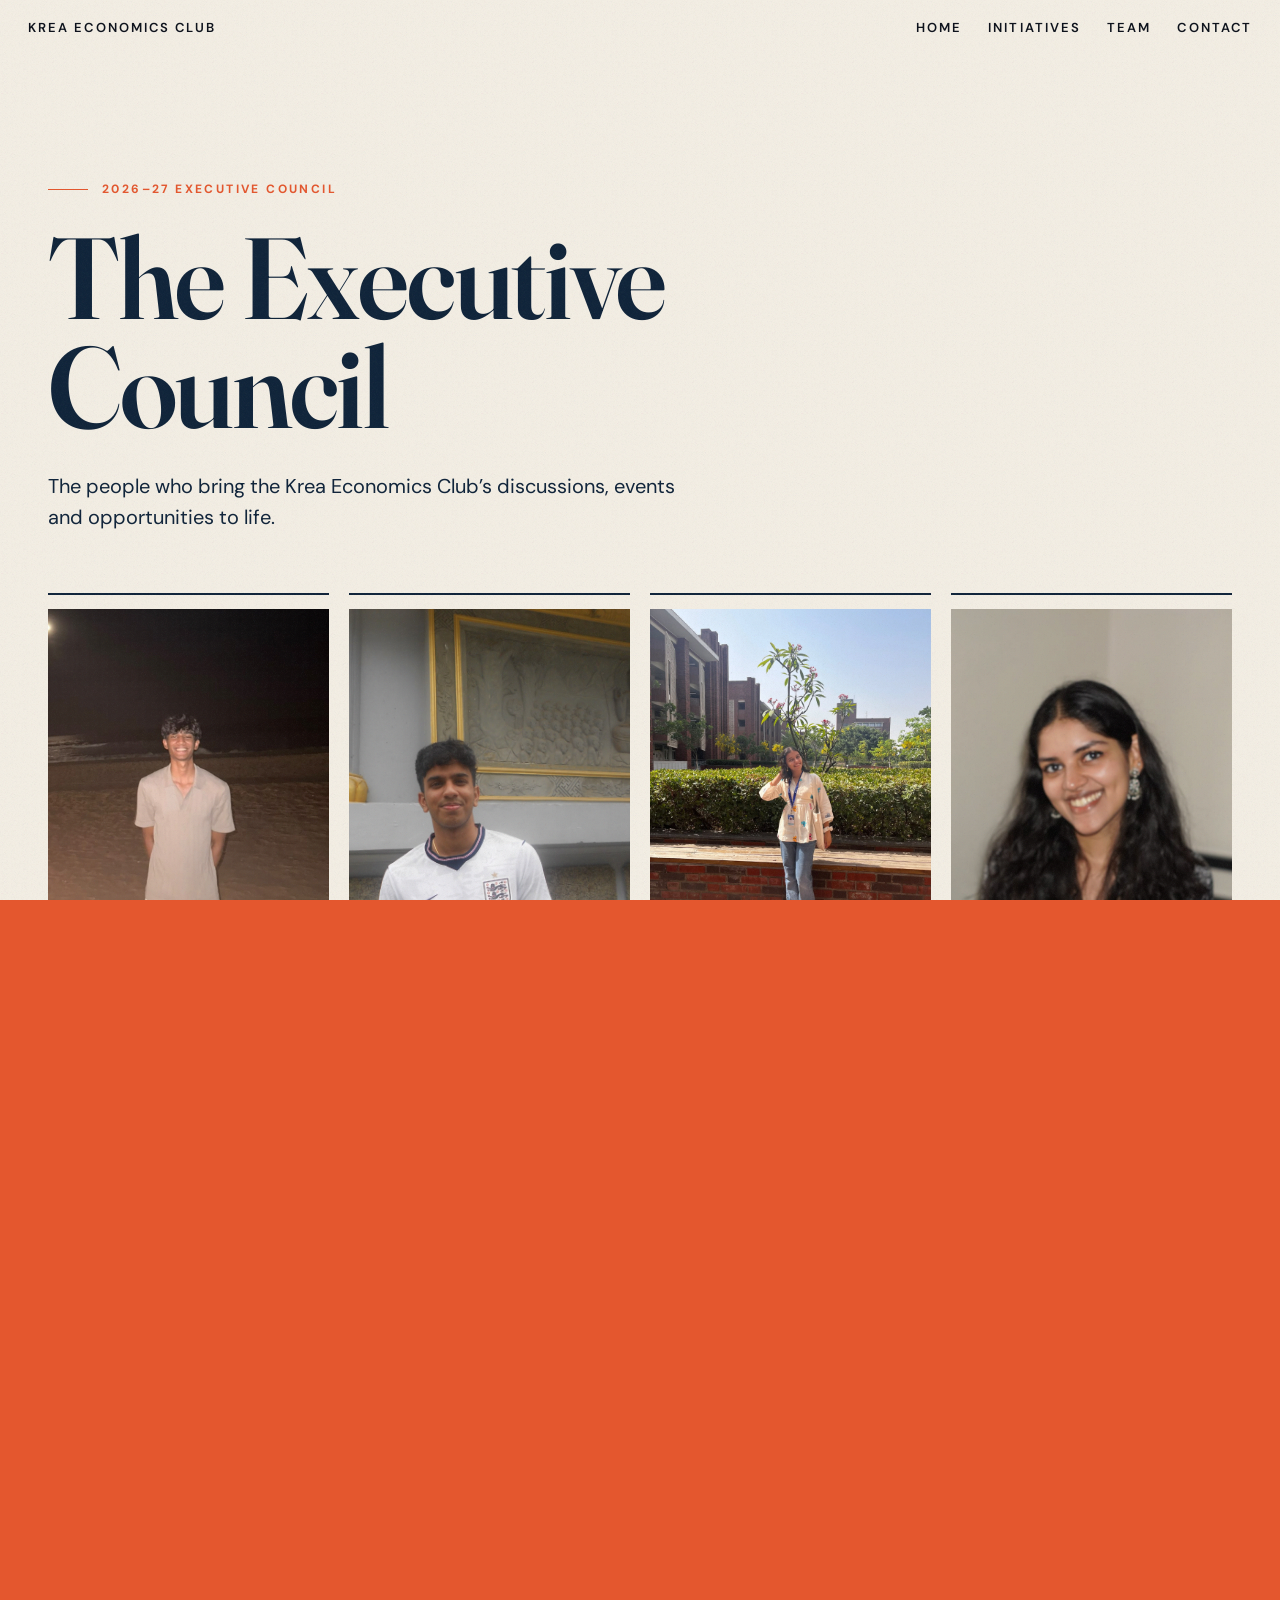
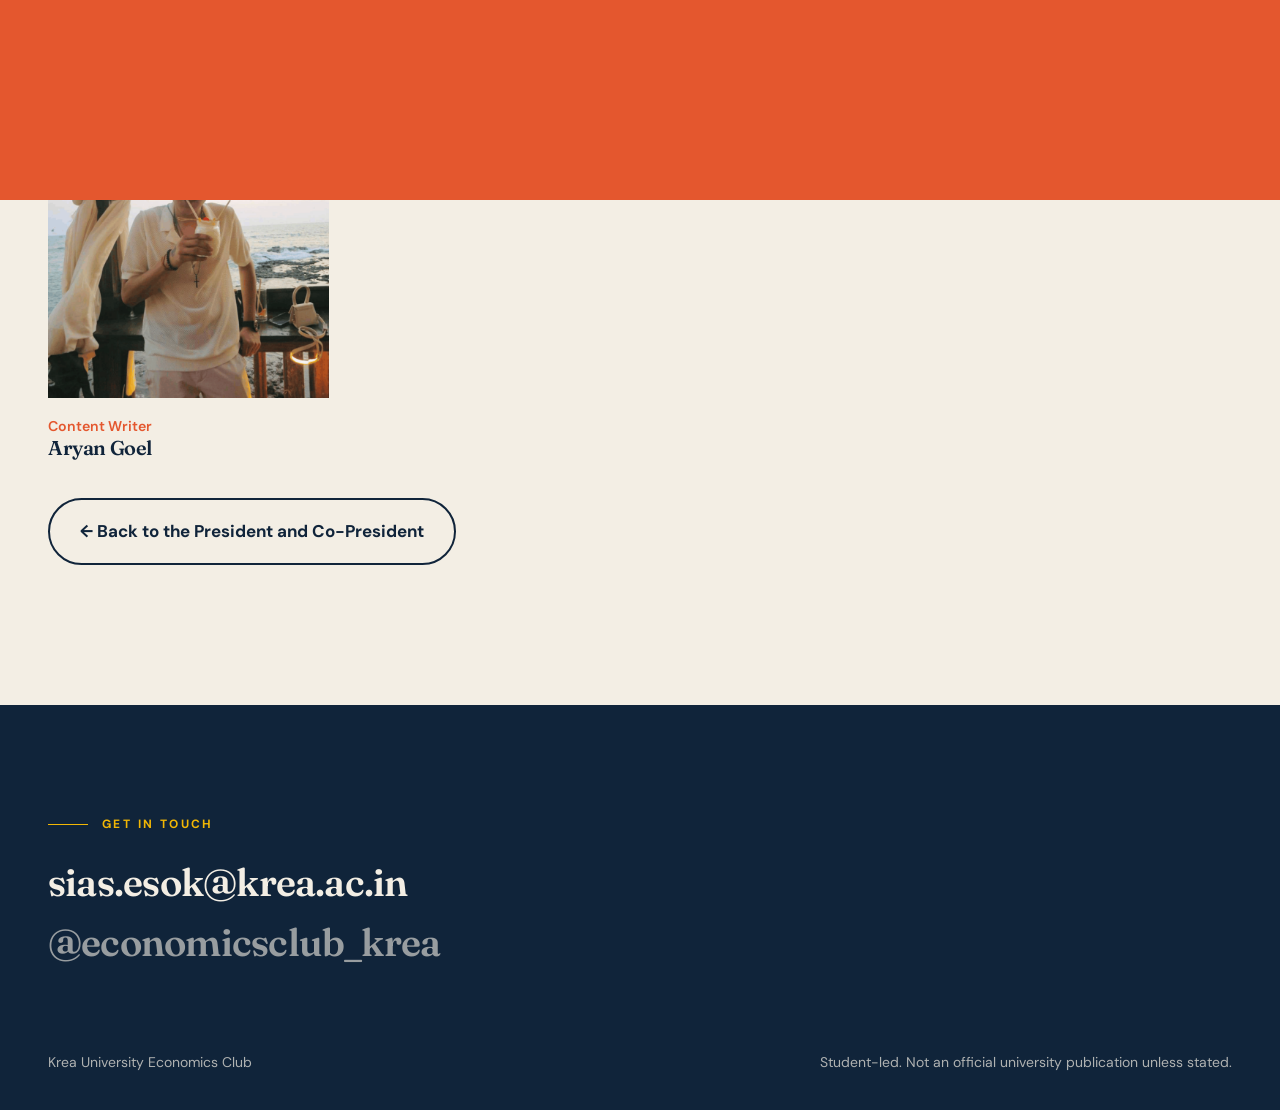
<file: team.html>
<!doctype html>
<html lang="en">
  <head>
    <meta charset="utf-8" />
    <meta name="viewport" content="width=device-width,initial-scale=1" />
    <title>Economics Club Team 2026–27 | Krea Economics Club</title>
    <meta
      name="description"
      content="Meet the Krea Economics Club’s 2026–27 executive council, including President Divy Khetan, Co-President Vishant Garga, and the student team."
    />
    <meta name="robots" content="index, follow" />
    <link
      rel="canonical"
      href="https://krea-economics-club.vercel.app/team.html"
    />
    <meta property="og:type" content="website" />
    <meta property="og:locale" content="en_IN" />
    <meta property="og:site_name" content="Krea Economics Club" />
    <meta
      property="og:title"
      content="Economics Club Team 2026–27 | Krea Economics Club"
    />
    <meta
      property="og:description"
      content="Meet the Krea Economics Club’s 2026–27 executive council and student team."
    />
    <meta
      property="og:url"
      content="https://krea-economics-club.vercel.app/team.html"
    />
    <meta
      property="og:image"
      content="https://krea-economics-club.vercel.app/assets/images/esoc-logo.jpeg"
    />
    <meta property="og:image:alt" content="Krea Economics Club logo" />
    <meta name="twitter:card" content="summary_large_image" />
    <meta
      name="twitter:title"
      content="Economics Club Team 2026–27 | Krea Economics Club"
    />
    <meta
      name="twitter:description"
      content="Meet the Krea Economics Club’s 2026–27 executive council and student team."
    />
    <meta
      name="twitter:image"
      content="https://krea-economics-club.vercel.app/assets/images/esoc-logo.jpeg"
    />
    <link
      rel="icon"
      type="image/x-icon"
      href="./assets/images/favicon.ico"
      sizes="64x64"
    />
    <link rel="preconnect" href="https://fonts.googleapis.com" />
    <link
      href="https://fonts.googleapis.com/css2?family=Fraunces:opsz,wght@9..144,600;9..144,800&family=Bricolage+Grotesque:wght@800&family=DM+Sans:wght@400;500;700&display=swap"
      rel="stylesheet"
    />
    <link rel="stylesheet" href="./assets/css/site.css" />
  </head>
  <body>
    <div class="curtain"></div>
    <header class="top">
      <a href="index.html" data-go>Krea Economics Club</a>
      <nav>
        <a href="index.html" data-go>Home</a>
        <a href="index.html#work" data-go>Initiatives</a>
        <a href="#team">Team</a>
        <a href="index.html#contact" data-go>Contact</a>
      </nav>
    </header>
    <main class="team-page">
      <section class="sec" id="team">
        <div class="wrap">
          <div class="kicker">2026–27 Executive Council</div>
          <h1
            class="serif"
            style="
              font-size: clamp(3rem, 9vw, 8rem);
              line-height: 0.95;
              margin: 24px 0 0;
            "
          >
            The Executive<br />Council
          </h1>
          <p
            class="fade"
            style="max-width: 640px; font-size: 20px; margin-top: 30px"
          >
            The people who bring the Krea Economics Club’s discussions, events
            and opportunities to life.
          </p>
          <div class="team">
            <div class="tm fade" data-council-index="2">
              <div class="ph">
                <img
                  src="./assets/images/aarya-nair.jpg"
                  alt="Aarya Nair"
                />
              </div>
              <small>Treasurer</small>
              <h2 class="serif">Aarya Nair</h2>
              <p></p>
            </div>
            <div class="tm fade" data-council-index="3">
              <div class="ph">
                <img
                  src="./assets/images/eka-kachibhatla.png"
                  alt="Eka Kachibhatla"
                />
              </div>
              <small>Events Coordinator</small>
              <h2 class="serif">Eka Kachibhatla</h2>
              <p></p>
            </div>
            <div class="tm fade" data-council-index="4">
              <div class="ph">
                <img
                  src="./assets/images/khyati-kothari.jpg"
                  alt="Khyati Kothari"
                />
              </div>
              <small>Events Coordinator</small>
              <h2 class="serif">Khyati Kothari</h2>
              <p></p>
            </div>
            <div class="tm fade" data-council-index="5">
              <div class="ph">
                <img
                  src="./assets/images/devangi-prasad.jpg"
                  alt="Devangi Prasad"
                />
              </div>
              <small>Director of Events</small>
              <h2 class="serif">Devangi Prasad</h2>
              <p></p>
            </div>
            <div class="tm fade" data-council-index="6">
              <div class="ph">
                <img
                  src="./assets/images/pavitra-yalamanchili.png"
                  alt="Pavitra Yalamanchili"
                />
              </div>
              <small>Director of Communication</small>
              <h2 class="serif">Pavitra Yalamanchili</h2>
              <p></p>
            </div>
            <div class="tm fade" data-council-index="7">
              <div class="ph"></div>
              <small>Publicity Head</small>
              <h2 class="serif">Ranjani Hariharan</h2>
              <p></p>
            </div>
            <div class="tm fade" data-council-index="8">
              <div class="ph"></div>
              <small>Design Head</small>
              <h2 class="serif">Isha Girdonia</h2>
              <p></p>
            </div>
            <div class="tm fade" data-council-index="9">
              <div class="ph">
                <img
                  src="./assets/images/zaena-lakhani.jpg"
                  alt="Zaena Lakhani"
                />
              </div>
              <small>Publicity Coordinator</small>
              <h2 class="serif">Zaena Lakhani</h2>
              <p></p>
            </div>
            <div class="tm fade" data-council-index="10">
              <div class="ph">
                <img
                  src="./assets/images/aryan-goel.jpg"
                  alt="Aryan Goel"
                />
              </div>
              <small>Content Writer</small>
              <h2 class="serif">Aryan Goel</h2>
              <p></p>
            </div>
          </div>
          <a class="btn fade" href="index.html#team" data-go
            >← Back to the President and Co-President</a
          >
        </div>
      </section>
    </main>
    <footer id="contact">
      <div class="wrap">
        <div class="kicker" style="color: var(--gold)">Get in touch</div>
        <a
          class="big serif"
          href="mailto:sias.esok@krea.ac.in"
          style="margin-top: 20px"
          >sias.esok@krea.ac.in</a
        >
        <a
          class="big serif"
          href="https://www.instagram.com/economicsclub_krea"
          target="_blank"
          rel="noopener"
          style="opacity: 0.6"
          >@economicsclub_krea</a
        >
        <div class="cols">
          <span>Krea University Economics Club</span
          ><span
            >Student-led. Not an official university publication unless
            stated.</span
          >
        </div>
      </div>
    </footer>
    <script src="./assets/js/site.js"></script>
  </body>
</html>
</file>
<file: assets/css/site.css>
:root {
  --paper: #f3eee4;
  --ink: #10243a;
  --accent: #e4572e;
  --gold: #f2b705;
  --rule: rgba(16, 36, 58, 0.22);
}
* {
  box-sizing: border-box;
}
html {
  scroll-behavior: auto;
  overflow-x: clip;
}
body {
  margin: 0;
  background: var(--paper);
  color: var(--ink);
  font:
    17px/1.55 "DM Sans",
    system-ui,
    sans-serif;
  overflow-x: clip;
}
a {
  color: inherit;
}
img {
  display: block;
  max-width: 100%;
}
.serif {
  font-family: "Fraunces", Georgia, serif;
  font-weight: 600;
  letter-spacing: -0.02em;
}
.wrap {
  max-width: 1240px;
  margin: 0 auto;
  padding: 0 28px;
}
.grain:after {
  content: "";
  position: fixed;
  inset: 0;
  pointer-events: none;
  z-index: 90;
  opacity: 0.07;
  background-image: url("data:image/svg+xml,%3Csvg xmlns='http://www.w3.org/2000/svg' width='160' height='160'%3E%3Cfilter id='n'%3E%3CfeTurbulence baseFrequency='.9' numOctaves='2'/%3E%3C/filter%3E%3Crect width='160' height='160' filter='url(%23n)'/%3E%3C/svg%3E");
}
/* nav */
.top {
  position: fixed;
  inset: 0 0 auto;
  z-index: 60;
  display: flex;
  justify-content: space-between;
  align-items: center;
  padding: 18px 28px;
  mix-blend-mode: difference;
  color: #fff;
}
.top a {
  text-decoration: none;
  font-size: 13px;
  letter-spacing: 0.16em;
  text-transform: uppercase;
  font-weight: 600;
}
.top nav {
  display: flex;
  gap: 26px;
}
.top nav a {
  position: relative;
}
.top nav a:after {
  content: "";
  position: absolute;
  left: 0;
  right: 0;
  bottom: -4px;
  height: 1px;
  background: #fff;
  transform: scaleX(0);
  transform-origin: left;
  transition: transform 0.35s;
}
.top nav a:hover:after {
  transform: scaleX(1);
}
@media (max-width: 820px) {
  .top {
    padding: 12px 16px;
    flex-wrap: wrap;
    gap: 8px;
  }
  .top nav {
    order: 2;
    width: 100%;
    display: flex;
    gap: 20px;
    overflow-x: auto;
    white-space: nowrap;
    scrollbar-width: none;
  }
  .top nav::-webkit-scrollbar {
    display: none;
  }
  .top nav a:not(.keep) {
    display: inline-block;
  }
  .hero .pin {
    padding-top: 128px;
  }
}
/* reveals */
.ln {
  display: block;
  overflow: hidden;
}
.ln > span {
  display: block;
  transform: translateY(110%);
  transition: transform 1s cubic-bezier(0.16, 1, 0.3, 1);
}
.in .ln > span,
.ln.in > span {
  transform: none;
}
.fade {
  opacity: 0;
  transform: translateY(40px);
  transition:
    opacity 0.9s,
    transform 0.9s cubic-bezier(0.16, 1, 0.3, 1);
}
.fade.in {
  opacity: 1;
  transform: none;
}
.sec {
  padding: 140px 0;
  position: relative;
}
.kicker {
  font-size: 12px;
  letter-spacing: 0.2em;
  text-transform: uppercase;
  font-weight: 700;
  color: var(--accent);
  display: flex;
  gap: 14px;
  align-items: center;
}
.kicker:before {
  content: "";
  width: 40px;
  height: 1px;
  background: currentColor;
}
h2.serif {
  font-size: clamp(2.4rem, 6vw, 5.4rem);
  line-height: 1;
  margin: 22px 0 0;
}
#about {
  --accent: var(--ink);
}
/* hero */
.hero {
  height: 170vh;
  position: relative;
  background: var(--ink);
}
.hero .pin {
  position: sticky;
  top: 0;
  height: 100vh;
  height: 100svh;
  overflow: hidden;
  display: grid;
  place-items: center;
}
.hero .img {
  position: absolute;
  inset: 0;
  background: url("../images/Krea%20Pic.webp") center/cover;
  filter: grayscale(1) contrast(1.1) brightness(0.6);
  clip-path: inset(
    var(--c, 18%) var(--c, 18%) var(--c, 18%) var(--c, 18%) round 28px
  );
  will-change: clip-path;
}
.hero h1 {
  position: relative;
  color: #fff;
  font-size: clamp(3rem, 8vw, 8rem);
  line-height: 0.9;
  text-align: center;
  margin: 0;
  text-transform: uppercase;
  padding: 0 20px;
}
.hero .sub {
  position: absolute;
  bottom: 5vh;
  left: 28px;
  right: 28px;
  display: flex;
  justify-content: space-between;
  color: #fff;
  font-size: 14px;
  letter-spacing: 0.14em;
  text-transform: uppercase;
}
/* marquee */
.mq {
  background: var(--accent);
  color: var(--paper);
  overflow: hidden;
  white-space: nowrap;
  padding: 18px 0;
  transform: none;
  margin: 0 -2vw 0;
  position: relative;
  z-index: 3;
}
.mq div {
  display: inline-block;
  animation: mq 28s linear infinite;
  font-size: clamp(1.6rem, 3.4vw, 3rem);
}
.mq span {
  padding: 0 26px;
}
@keyframes mq {
  to {
    transform: translateX(-50%);
  }
}
@media (max-width: 820px) {
  .mq {
    transform: none;
    margin: 0;
  }
}
/* about */
.pill-row {
  display: grid;
  grid-template-columns: 120px 1fr 1.3fr;
  gap: 30px;
  padding: 46px 0;
  border-top: 1px solid var(--rule);
  align-items: start;
}
.pill-row .n {
  font-size: 5rem;
  line-height: 0.8;
  color: var(--accent);
}
.pill-row h3 {
  font-size: 2rem;
  margin: 0;
}
.pill-row li {
  margin: 0 0 12px;
}
.pill-row ul {
  margin: 0;
  padding-left: 18px;
}
@media (max-width: 820px) {
  .pill-row {
    grid-template-columns: 1fr;
    gap: 14px;
  }
}
/* horizontal */
.hs {
  height: 100vh;
  background: var(--ink);
  color: var(--paper);
}
.hs .pin {
  position: sticky;
  top: 0;
  height: 100vh;
  overflow: hidden;
  display: flex;
  flex-direction: column;
  justify-content: center;
  gap: 40px;
}
.hs .track {
  display: flex;
  gap: 28px;
  padding: 0 28px;
  will-change: transform;
}
.card {
  flex: 0 0 min(78vw, 440px);
  min-height: 340px;
  border: 1px solid rgba(243, 238, 228, 0.28);
  padding: 34px;
  display: flex;
  flex-direction: column;
  justify-content: space-between;
  transition:
    background 0.4s,
    color 0.4s;
}
.card:hover {
  background: var(--gold);
  color: var(--ink);
}
.card .n {
  font-size: 4.4rem;
  line-height: 0.8;
  color: var(--gold);
}
.card:hover .n {
  color: var(--ink);
}
.card h3 {
  font-size: 1.9rem;
  margin: 0 0 10px;
}
.card p {
  margin: 0 0 8px;
}
.bar {
  height: 2px;
  background: rgba(243, 238, 228, 0.25);
  margin: 0 28px;
}
.bar i {
  display: block;
  height: 100%;
  width: 0;
  background: var(--gold);
}
@media (max-width: 820px) {
  .hs {
    height: auto !important;
  }
  .hs .pin {
    position: static;
    height: auto;
    padding: 80px 0;
  }
  .hs .track {
    flex-direction: column;
    transform: none !important;
  }
  .card {
    flex: none;
    min-height: 0;
  }
  .bar {
    display: none;
  }
}
@media (prefers-reduced-motion: reduce) {
  .hs {
    height: auto;
  }
  .hs .pin {
    position: static;
    height: auto;
    padding: 80px 0;
  }
  .hs .track {
    flex-direction: column;
    transform: none !important;
  }
  .card {
    flex: none;
    min-height: 0;
  }
  .bar {
    display: none;
  }
}
/* team */
.team {
  display: grid;
  grid-template-columns: repeat(4, 1fr);
  gap: 20px;
  margin-top: 60px;
}
.team-page .sec {
  padding-top: 180px;
}
.tm {
  border-top: 2px solid var(--ink);
  padding-top: 14px;
}
.tm .ph {
  aspect-ratio: 4/5;
  background: #e3dbcb url("../images/placeholder-person.svg") center/55%
    no-repeat;
  margin-bottom: 14px;
  overflow: hidden;
  transition: filter 0.5s;
}
.tm .ph img {
  width: 100%;
  height: 100%;
  display: block;
  object-fit: cover;
  object-position: center;
}
.tm h4 {
  margin: 0;
  font-size: 1.25rem;
}
.tm p {
  margin: 6px 0 0;
  font-size: 14px;
  opacity: 0.75;
}
.tm small {
  color: var(--accent);
  font-weight: 600;
}
.tm h2 {
  font-size: 1.25rem;
  margin: 0;
}
@media (max-width: 900px) {
  .team {
    grid-template-columns: repeat(2, 1fr);
  }
}
/* cta + footer */
.cta {
  background: var(--accent);
  color: var(--paper);
  overflow: hidden;
}
.cta h2 {
  font-size: clamp(3rem, 10vw, 10rem);
}
.btn {
  display: inline-flex;
  gap: 12px;
  align-items: center;
  margin-top: 34px;
  padding: 18px 30px;
  border: 2px solid currentColor;
  border-radius: 99px;
  text-decoration: none;
  font-weight: 700;
  transition:
    background 0.3s,
    color 0.3s;
}
.btn:hover {
  background: var(--paper);
  color: var(--ink);
}
footer {
  background: var(--ink);
  color: var(--paper);
  padding: 110px 0 36px;
}
footer .big {
  font-size: clamp(1.35rem, 3vw, 2.6rem);
  text-decoration: none;
  display: block;
  word-break: break-all;
}
footer .big:hover {
  color: var(--gold);
}
.contact-phones {
  display: flex;
  flex-wrap: wrap;
  gap: 12px 28px;
  margin-top: 24px;
  font-size: 14px;
}
.contact-phones a {
  text-decoration: none;
}
.contact-phones a:hover {
  color: var(--gold);
}
.cols {
  display: flex;
  flex-wrap: wrap;
  justify-content: space-between;
  gap: 20px;
  margin-top: 80px;
  font-size: 14px;
  opacity: 0.7;
}
/* curtain */
.curtain {
  position: fixed;
  inset: 0;
  background: var(--accent);
  z-index: 100;
  transform: translateY(100%);
  pointer-events: none;
}
.curtain.up {
  transition: transform 0.7s cubic-bezier(0.76, 0, 0.24, 1);
  transform: none;
}
.curtain.lift {
  transform: none;
  animation: lift 0.8s cubic-bezier(0.76, 0, 0.24, 1) forwards;
}
@keyframes lift {
  to {
    transform: translateY(-100%);
  }
}
@media (max-width: 600px) {
  .hero h1 {
    font-size: clamp(2.4rem, 8vw, 5rem);
  }
  .hero .sub {
    font-size: 11px;
  }
  .sec {
    padding: 90px 0;
  }
}
@media (prefers-reduced-motion: reduce) {
  .ln > span,
  .fade {
    transform: none;
    transition: none;
    opacity: 1;
  }
  .mq div {
    animation: none;
  }
  .speaker-flipper {
    transition: none;
  }
}
/* delta theme */
.dl {
  --paper: #b91c1c;
  --ink: #1a1a1a;
  --accent: #f2b705;
  --rule: rgba(255, 255, 255, 0.3);
  color: #fff;
  background: #b91c1c;
}
.dl .kicker {
  color: var(--gold);
}
.dl .serif {
  font-family: "Bricolage Grotesque", "Fraunces", sans-serif;
  font-weight: 800;
  letter-spacing: -0.03em;
}
.dl .hero {
  background: #b91c1c;
}
.dl .hero h1 {
  font-size: clamp(5rem, 26vw, 26rem);
  color: var(--gold);
  -webkit-text-stroke: 3px #7f1d1d;
  line-height: 0.8;
}
.dl .hero .img {
  background: none;
  filter: none;
  clip-path: none;
}
.dl .ink {
  background: #1a1a1a;
}
.dl .mq {
  background: var(--gold);
  color: #1a1a1a;
}
.sp {
  display: grid;
  grid-template-columns: repeat(5, 1fr);
  gap: 18px;
  margin-top: 60px;
}
.sp figure {
  margin: 0;
}
.sp img {
  aspect-ratio: 3/4;
  object-fit: cover;
  width: 100%;
  filter: grayscale(1);
  transition:
    filter 0.5s,
    transform 0.6s;
}
.sp figure:hover img {
  filter: none;
  transform: scale(1.03);
}
.sp .im {
  position: relative;
  aspect-ratio: 3/4;
  overflow: hidden;
  perspective: 1000px;
}
.speaker-toggle {
  display: block;
  width: 100%;
  height: 100%;
  padding: 0;
  border: 0;
  background: none;
  color: inherit;
  font: inherit;
  text-align: left;
  cursor: pointer;
}
.speaker-flipper {
  position: absolute;
  inset: 0;
  transform-style: preserve-3d;
  transition: transform 0.7s cubic-bezier(0.2, 0.7, 0.2, 1);
}
.speaker-card.is-flipped .speaker-flipper {
  transform: rotateY(180deg);
}
.speaker-face {
  position: absolute;
  inset: 0;
  display: block;
  overflow: auto;
  backface-visibility: hidden;
  -webkit-backface-visibility: hidden;
}
.speaker-face img {
  height: 100%;
  filter: grayscale(1);
  object-fit: cover;
  transition: filter 0.5s;
}
.sp figure:hover .speaker-face img {
  filter: none;
}
.speaker-back {
  padding: 20px 16px 58px;
  background: #f3eee4;
  color: #10243a;
  font:
    500 clamp(13px, 1.05vw, 15px) / 1.5 "DM Sans",
    system-ui,
    sans-serif;
  transform: rotateY(180deg);
}
.speaker-link {
  position: absolute;
  right: 12px;
  bottom: 12px;
  z-index: 1;
  display: none;
  gap: 7px;
  align-items: center;
  padding: 7px 10px;
  border-radius: 99px;
  background: #10243a;
  color: #f3eee4;
  font-size: 12px;
  font-weight: 700;
  text-decoration: none;
}
.linkedin-mark {
  display: inline-flex;
  width: 18px;
  height: 18px;
  align-items: center;
  justify-content: center;
  border-radius: 3px;
  background: #0a66c2;
  color: #fff;
  font:
    700 11px/1 "DM Sans",
    system-ui,
    sans-serif;
}
.speaker-card.is-flipped .speaker-link {
  display: inline-flex;
}
.sp .speaker-card--monochrome:hover .speaker-face img {
  filter: grayscale(1);
}
.speaker-toggle:focus-visible,
.speaker-link:focus-visible {
  outline: 3px solid #fff;
  outline-offset: -4px;
}
.event-grid {
  display: grid;
  grid-template-columns: repeat(2, minmax(0, 1fr));
  gap: 20px;
  margin-top: 60px;
}
.event-card {
  border-top: 1px solid var(--rule);
  padding: 24px 0;
}
.event-card h3 {
  max-width: 680px;
  margin: 22px 0 16px;
  font-size: clamp(1.6rem, 3vw, 2.6rem);
  line-height: 1.05;
}
.event-card p {
  max-width: 680px;
  margin: 0 0 16px;
}
@media (max-width: 820px) {
  .event-grid {
    grid-template-columns: 1fr;
  }
}
.sp b {
  display: block;
  margin-top: 12px;
}
.sp small {
  opacity: 0.75;
  display: block;
  font-size: 13px;
}
.logos {
  display: flex;
  flex-wrap: wrap;
  gap: 20px;
  margin-top: 40px;
}
.logos img {
  height: 130px;
  width: auto;
  border-radius: 8px;
  background: #fff;
}
@media (max-width: 900px) {
  .sp {
    grid-template-columns: repeat(2, 1fr);
  }
}
</file>
